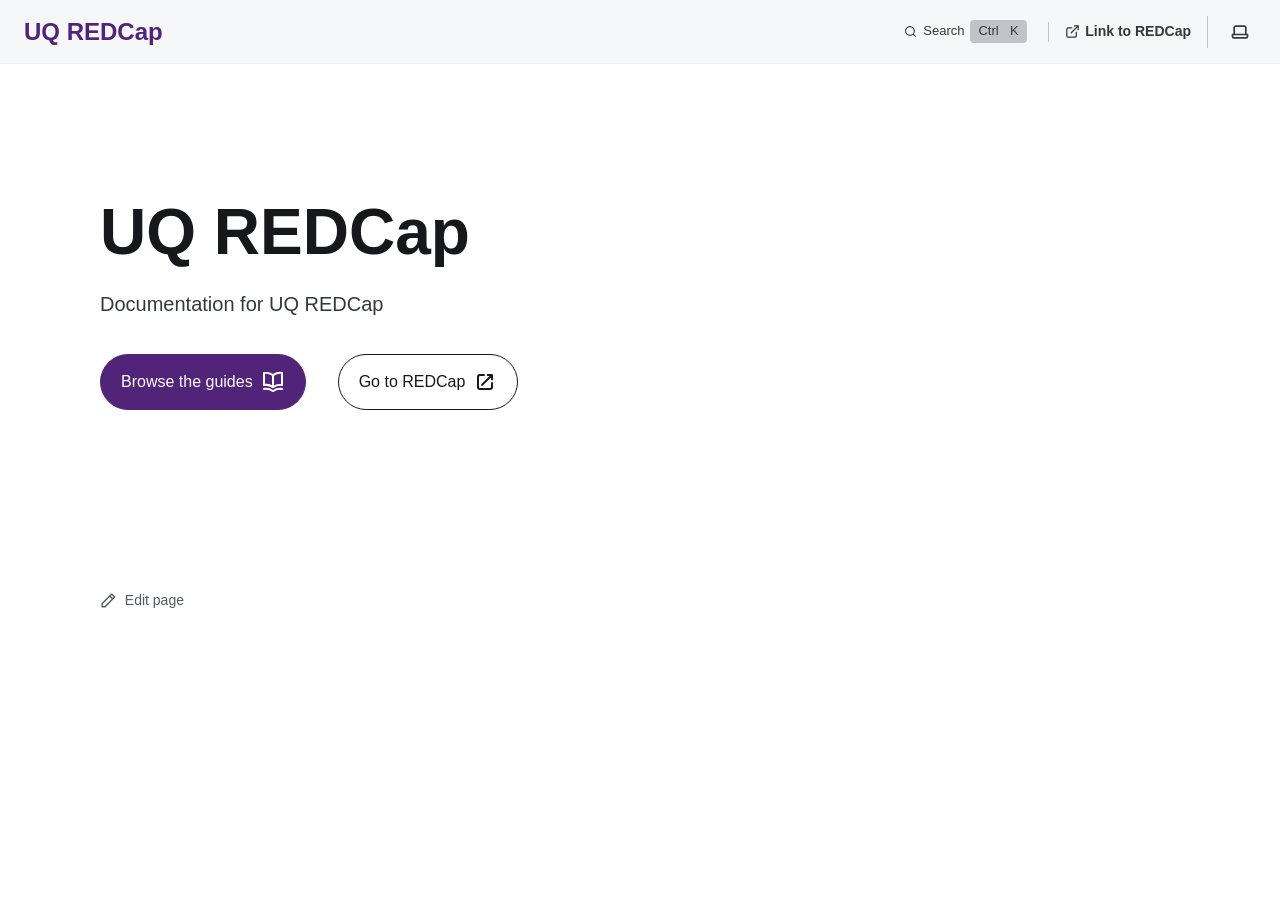
<file: index.html>
<!DOCTYPE html><html lang="en-AU" dir="ltr" data-theme="dark" data-has-hero class="astro-kwpuags7"><head><meta charset="utf-8"/><meta name="viewport" content="width=device-width, initial-scale=1"/><title>UQ REDCap | UQ REDCap</title><link rel="canonical" href="https://docs.redcap.rcc.uq.edu.au/"/><link rel="sitemap" href="/sitemap-index.xml"/><link rel="shortcut icon" href="/favicon.svg" type="image/svg+xml"/><meta name="generator" content="Astro v7.4.1"/><meta name="generator" content="Starlight v0.42.6"/><meta property="og:title" content="UQ REDCap"/><meta property="og:type" content="article"/><meta property="og:url" content="https://docs.redcap.rcc.uq.edu.au/"/><meta property="og:locale" content="en-AU"/><meta property="og:description" content="Documentation for UQ REDCap"/><meta property="og:site_name" content="UQ REDCap"/><meta name="twitter:card" content="summary_large_image"/><meta name="description" content="Documentation for UQ REDCap"/><meta name="theme-color" content="#51247A"/><script>
	window.StarlightThemeProvider = (() => {
		const storedTheme =
			typeof localStorage !== 'undefined' && localStorage.getItem('starlight-theme');
		const theme =
			storedTheme ||
			(window.matchMedia('(prefers-color-scheme: light)').matches ? 'light' : 'dark');
		document.documentElement.dataset.theme = theme === 'light' ? 'light' : 'dark';
		return {
			updatePickers(theme = storedTheme || 'auto') {
				document.querySelectorAll('starlight-theme-select').forEach((picker) => {
					const select = picker.querySelector('select');
					if (select) select.value = theme;
					/** @type {HTMLTemplateElement | null} */
					const tmpl = document.querySelector(`#theme-icons`);
					const newIcon = tmpl && tmpl.content.querySelector('.' + theme);
					if (newIcon) {
						const oldIcon = picker.querySelector('svg.label-icon');
						if (oldIcon) {
							oldIcon.replaceChildren(...newIcon.cloneNode(true).childNodes);
						}
					}
				});
			},
		};
	})();
</script><template id="theme-icons"><svg aria-hidden="true" class="light astro-gceii4hh" width="16" height="16" viewBox="0 0 24 24" fill="currentColor" style="--sl-icon-size: 1em;"><path d="M5 12a1 1 0 0 0-1-1H3a1 1 0 0 0 0 2h1a1 1 0 0 0 1-1Zm.64 5-.71.71a1 1 0 0 0 0 1.41 1 1 0 0 0 1.41 0l.71-.71A1 1 0 0 0 5.64 17ZM12 5a1 1 0 0 0 1-1V3a1 1 0 0 0-2 0v1a1 1 0 0 0 1 1Zm5.66 2.34a1 1 0 0 0 .7-.29l.71-.71a1 1 0 1 0-1.41-1.41l-.66.71a1 1 0 0 0 0 1.41 1 1 0 0 0 .66.29Zm-12-.29a1 1 0 0 0 1.41 0 1 1 0 0 0 0-1.41l-.71-.71a1.004 1.004 0 1 0-1.43 1.41l.73.71ZM21 11h-1a1 1 0 0 0 0 2h1a1 1 0 0 0 0-2Zm-2.64 6A1 1 0 0 0 17 18.36l.71.71a1 1 0 0 0 1.41 0 1 1 0 0 0 0-1.41l-.76-.66ZM12 6.5a5.5 5.5 0 1 0 5.5 5.5A5.51 5.51 0 0 0 12 6.5Zm0 9a3.5 3.5 0 1 1 0-7 3.5 3.5 0 0 1 0 7Zm0 3.5a1 1 0 0 0-1 1v1a1 1 0 0 0 2 0v-1a1 1 0 0 0-1-1Z"/></svg><svg aria-hidden="true" class="dark astro-gceii4hh" width="16" height="16" viewBox="0 0 24 24" fill="currentColor" style="--sl-icon-size: 1em;"><path d="M21.64 13a1 1 0 0 0-1.05-.14 8.049 8.049 0 0 1-3.37.73 8.15 8.15 0 0 1-8.14-8.1 8.59 8.59 0 0 1 .25-2A1 1 0 0 0 8 2.36a10.14 10.14 0 1 0 14 11.69 1 1 0 0 0-.36-1.05Zm-9.5 6.69A8.14 8.14 0 0 1 7.08 5.22v.27a10.15 10.15 0 0 0 10.14 10.14 9.784 9.784 0 0 0 2.1-.22 8.11 8.11 0 0 1-7.18 4.32v-.04Z"/></svg><svg aria-hidden="true" class="auto astro-gceii4hh" width="16" height="16" viewBox="0 0 24 24" fill="currentColor" style="--sl-icon-size: 1em;"><path d="M21 14h-1V7a3 3 0 0 0-3-3H7a3 3 0 0 0-3 3v7H3a1 1 0 0 0-1 1v2a3 3 0 0 0 3 3h14a3 3 0 0 0 3-3v-2a1 1 0 0 0-1-1ZM6 7a1 1 0 0 1 1-1h10a1 1 0 0 1 1 1v7H6V7Zm14 10a1 1 0 0 1-1 1H5a1 1 0 0 1-1-1v-1h16v1Z"/></svg></template><link rel="stylesheet" href="/_astro/print.ehPL0gv-.css" media="print"><link rel="stylesheet" href="/_astro/common.C6UQxJi7.css"><script type="module" src="/_astro/page.cNngjUgL.js"></script></head><body class="astro-kwpuags7"><a class="sl-skip-link astro-q6oz67g2" href="#_top">Skip to content</a><div class="page sl-flex astro-y3nufrqf"><header class="header astro-y3nufrqf"><div class="header astro-35hq3lwv"><div class="title-wrapper sl-flex astro-35hq3lwv"><a href="/" class="site-title sl-flex astro-x5yupnqu"><span class="astro-x5yupnqu" translate="no">UQ REDCap</span></a></div><div class="sl-flex print:hidden astro-35hq3lwv"><site-search class="astro-35hq3lwv astro-2fpsbkhe" data-translations="{&quot;placeholder&quot;:&quot;Search&quot;}"><button data-open-modal disabled aria-label="Search" aria-keyshortcuts="Control+K" class="astro-2fpsbkhe"><svg aria-hidden="true" class="astro-2fpsbkhe astro-gceii4hh" width="16" height="16" viewBox="0 0 24 24" fill="currentColor" style="--sl-icon-size: 1em;"><path d="M21.71 20.29 18 16.61A9 9 0 1 0 16.61 18l3.68 3.68a.999.999 0 0 0 1.42 0 1 1 0 0 0 0-1.39ZM11 18a7 7 0 1 1 0-14 7 7 0 0 1 0 14Z"/></svg><span class="sl-hidden md:sl-block astro-2fpsbkhe" aria-hidden="true">Search</span><kbd class="sl-hidden md:sl-flex astro-2fpsbkhe" style="display: none;"><kbd class="astro-2fpsbkhe">Ctrl</kbd><kbd class="astro-2fpsbkhe">K</kbd></kbd></button><dialog style="padding:0" aria-label="Search" class="astro-2fpsbkhe"><div class="dialog-frame sl-flex astro-2fpsbkhe"><button data-close-modal class="sl-flex md:sl-hidden astro-2fpsbkhe">Cancel</button><div class="search-container astro-2fpsbkhe"><div id="starlight__search" class="astro-2fpsbkhe"></div></div></div></dialog></site-search><script>
	(() => {
		const openBtn = document.querySelector('button[data-open-modal]');
		const shortcut = openBtn?.querySelector('kbd');
		if (!openBtn || !(shortcut instanceof HTMLElement)) return;
		const platformKey = shortcut.querySelector('kbd');
		if (platformKey && /(Mac|iPhone|iPod|iPad)/i.test(navigator.platform)) {
			platformKey.textContent = '⌘';
			openBtn.setAttribute('aria-keyshortcuts', 'Meta+K');
		}
		shortcut.style.display = '';
	})();
</script><script type="module" src="/_astro/Search.astro_astro_type_script_index_0_lang.g9hoxVJg.js"></script></div><div class="sl-hidden md:sl-flex print:hidden right-group astro-35hq3lwv"><div class="sl-flex social-icons astro-35hq3lwv"><nav class="nav-links astro-ovf3unca" aria-label="Quick links"><a href="https://rcc.uq.edu.au" target="_blank" rel="noopener noreferrer" title="Open UQ REDCap" class="astro-ovf3unca"><svg aria-hidden="true" width="15" height="15" viewBox="0 0 24 24" fill="none" stroke="currentColor" stroke-width="2" stroke-linecap="round" stroke-linejoin="round"><path d="M18 13v6a2 2 0 0 1-2 2H5a2 2 0 0 1-2-2V8a2 2 0 0 1 2-2h6"></path><polyline points="15 3 21 3 21 9"></polyline><line x1="10" y1="14" x2="21" y2="3"></line></svg><span class="astro-ovf3unca">Link to REDCap</span></a></nav></div><theme-toggle class="astro-vzsv7p5z"><button type="button" aria-label="Toggle colour theme" class="astro-vzsv7p5z"><svg aria-hidden="true" class="auto astro-vzsv7p5z astro-gceii4hh" width="16" height="16" viewBox="0 0 24 24" fill="currentColor" style="--sl-icon-size: 1.25rem;"><path d="M21 14h-1V7a3 3 0 0 0-3-3H7a3 3 0 0 0-3 3v7H3a1 1 0 0 0-1 1v2a3 3 0 0 0 3 3h14a3 3 0 0 0 3-3v-2a1 1 0 0 0-1-1ZM6 7a1 1 0 0 1 1-1h10a1 1 0 0 1 1 1v7H6V7Zm14 10a1 1 0 0 1-1 1H5a1 1 0 0 1-1-1v-1h16v1Z"/></svg><svg aria-hidden="true" class="light astro-vzsv7p5z astro-gceii4hh" width="16" height="16" viewBox="0 0 24 24" fill="currentColor" style="--sl-icon-size: 1.25rem;"><path d="M5 12a1 1 0 0 0-1-1H3a1 1 0 0 0 0 2h1a1 1 0 0 0 1-1Zm.64 5-.71.71a1 1 0 0 0 0 1.41 1 1 0 0 0 1.41 0l.71-.71A1 1 0 0 0 5.64 17ZM12 5a1 1 0 0 0 1-1V3a1 1 0 0 0-2 0v1a1 1 0 0 0 1 1Zm5.66 2.34a1 1 0 0 0 .7-.29l.71-.71a1 1 0 1 0-1.41-1.41l-.66.71a1 1 0 0 0 0 1.41 1 1 0 0 0 .66.29Zm-12-.29a1 1 0 0 0 1.41 0 1 1 0 0 0 0-1.41l-.71-.71a1.004 1.004 0 1 0-1.43 1.41l.73.71ZM21 11h-1a1 1 0 0 0 0 2h1a1 1 0 0 0 0-2Zm-2.64 6A1 1 0 0 0 17 18.36l.71.71a1 1 0 0 0 1.41 0 1 1 0 0 0 0-1.41l-.76-.66ZM12 6.5a5.5 5.5 0 1 0 5.5 5.5A5.51 5.51 0 0 0 12 6.5Zm0 9a3.5 3.5 0 1 1 0-7 3.5 3.5 0 0 1 0 7Zm0 3.5a1 1 0 0 0-1 1v1a1 1 0 0 0 2 0v-1a1 1 0 0 0-1-1Z"/></svg><svg aria-hidden="true" class="dark astro-vzsv7p5z astro-gceii4hh" width="16" height="16" viewBox="0 0 24 24" fill="currentColor" style="--sl-icon-size: 1.25rem;"><path d="M21.64 13a1 1 0 0 0-1.05-.14 8.049 8.049 0 0 1-3.37.73 8.15 8.15 0 0 1-8.14-8.1 8.59 8.59 0 0 1 .25-2A1 1 0 0 0 8 2.36a10.14 10.14 0 1 0 14 11.69 1 1 0 0 0-.36-1.05Zm-9.5 6.69A8.14 8.14 0 0 1 7.08 5.22v.27a10.15 10.15 0 0 0 10.14 10.14 9.784 9.784 0 0 0 2.1-.22 8.11 8.11 0 0 1-7.18 4.32v-.04Z"/></svg></button></theme-toggle><script type="module">var e=`starlight-theme`,t=[`auto`,`light`,`dark`],n={auto:`Auto`,light:`Light`,dark:`Dark`},r=e=>e===`auto`||e===`dark`||e===`light`?e:`auto`,i=()=>r(typeof localStorage<`u`&&localStorage.getItem(e));function a(t){typeof localStorage<`u`&&localStorage.setItem(e,t===`light`||t===`dark`?t:``)}var o=()=>matchMedia(`(prefers-color-scheme: light)`).matches?`light`:`dark`;function s(e){document.documentElement.dataset.theme=e===`auto`?o():e,a(e),document.querySelectorAll(`theme-toggle`).forEach(t=>{t.dataset.themePref=e;let r=t.querySelector(`button`);r&&(r.title=`Theme: ${n[e]}`,r.setAttribute(`aria-label`,`Theme: ${n[e]}. Click to change.`))}),window.StarlightThemeProvider&&window.StarlightThemeProvider.updatePickers(e)}matchMedia(`(prefers-color-scheme: light)`).addEventListener(`change`,()=>{i()===`auto`&&s(`auto`)});var c=class extends HTMLElement{connectedCallback(){this.dataset.initialised!==`true`&&(this.dataset.initialised=`true`,s(i()),this.querySelector(`button`)?.addEventListener(`click`,()=>{let e=t[(t.indexOf(i())+1)%t.length];s(e)}))}};customElements.define(`theme-toggle`,c);</script><script type="module">var e=class extends HTMLElement{constructor(){super();let e=this.querySelector(`select`);e&&(e.addEventListener(`change`,e=>{e.currentTarget instanceof HTMLSelectElement&&(window.location.pathname=e.currentTarget.value)}),window.addEventListener(`pageshow`,t=>{if(!t.persisted)return;let n=e.querySelector(`option[selected]`)?.index;n!==e.selectedIndex&&(e.selectedIndex=n??0)}))}};customElements.define(`starlight-lang-select`,e);</script></div></div></header><div class="main-frame astro-y3nufrqf"><script type="module">var e=document.getElementById(`starlight__sidebar`),t=e?.querySelector(`sl-sidebar-state-persist`),n=`sl-sidebar-state`,r=()=>{let r=[],i=t?.dataset.hash||``;try{let e=sessionStorage.getItem(n),t=JSON.parse(e||`{}`);Array.isArray(t.open)&&t.hash===i&&(r=t.open)}catch{}return{hash:i,open:r,scroll:e?.scrollTop||0}},i=e=>{try{sessionStorage.setItem(n,JSON.stringify(e))}catch{}},a=()=>i(r()),o=(e,t)=>{let n=r();n.open[t]=e,i(n)};t?.addEventListener(`click`,e=>{if(!(e.target instanceof Element))return;let t=e.target.closest(`summary`)?.closest(`details`);if(!t)return;let n=t.querySelector(`sl-sidebar-restore`),r=parseInt(n?.dataset.index||``);isNaN(r)||o(!t.open,r)}),addEventListener(`visibilitychange`,()=>{document.visibilityState===`hidden`&&a()});</script><div class="lg:sl-flex astro-n673x4eg"><div class="main-pane astro-n673x4eg"><main data-pagefind-body class="astro-kwpuags7" lang="en-AU" dir="ltr"><div class="content-panel astro-4pq5mbqy"><div class="sl-container astro-4pq5mbqy"><div class="hero astro-vkat2utj"><div class="sl-flex stack astro-vkat2utj"><div class="sl-flex copy astro-vkat2utj"><h1 id="_top" data-page-title class="astro-vkat2utj">UQ REDCap</h1><div class="tagline astro-vkat2utj">Documentation for UQ REDCap</div></div><div class="sl-flex actions astro-vkat2utj"><a class="sl-link-button not-content primary astro-vkat2utj astro-xqmkurhc" href="/guides/">Browse the guides<svg aria-hidden="true" class="astro-xqmkurhc astro-gceii4hh" width="16" height="16" viewBox="0 0 24 24" fill="currentColor" style="--sl-icon-size: 1.5rem;"><path d="M21.17 2.06A13.1 13.1 0 0 0 19 1.87a12.94 12.94 0 0 0-7 2.05 12.94 12.94 0 0 0-7-2 13.1 13.1 0 0 0-2.17.19 1 1 0 0 0-.83 1v12a1 1 0 0 0 1.17 1 10.9 10.9 0 0 1 8.25 1.91l.12.07h.11a.91.91 0 0 0 .7 0h.11l.12-.07A10.899 10.899 0 0 1 20.83 16 1 1 0 0 0 22 15V3a1 1 0 0 0-.83-.94ZM11 15.35a12.87 12.87 0 0 0-6-1.48H4v-10c.333-.02.667-.02 1 0a10.86 10.86 0 0 1 6 1.8v9.68Zm9-1.44h-1a12.87 12.87 0 0 0-6 1.48V5.67a10.86 10.86 0 0 1 6-1.8c.333-.02.667-.02 1 0v10.04Zm1.17 4.15a13.098 13.098 0 0 0-2.17-.19 12.94 12.94 0 0 0-7 2.05 12.94 12.94 0 0 0-7-2.05c-.727.003-1.453.066-2.17.19A1 1 0 0 0 2 19.21a1 1 0 0 0 1.17.79 10.9 10.9 0 0 1 8.25 1.91 1 1 0 0 0 1.16 0A10.9 10.9 0 0 1 20.83 20a1 1 0 0 0 1.17-.79 1 1 0 0 0-.83-1.15Z"/></svg></a><a class="sl-link-button not-content secondary astro-vkat2utj astro-xqmkurhc" href="https://redcap.rdm.uq.edu.au">Go to REDCap<svg aria-hidden="true" class="astro-xqmkurhc astro-gceii4hh" width="16" height="16" viewBox="0 0 24 24" fill="currentColor" style="--sl-icon-size: 1.5rem;"><path d="M19.33 10.18a1 1 0 0 1-.77 0 1 1 0 0 1-.62-.93l.01-1.83-8.2 8.2a1 1 0 0 1-1.41-1.42l8.2-8.2H14.7a1 1 0 0 1 0-2h4.25a1 1 0 0 1 1 1v4.25a1 1 0 0 1-.62.93Z"/><path d="M11 4a1 1 0 1 1 0 2H7a1 1 0 0 0-1 1v10a1 1 0 0 0 1 1h10a1 1 0 0 0 1-1v-4a1 1 0 1 1 2 0v4a3 3 0 0 1-3 3H7a3 3 0 0 1-3-3V7a3 3 0 0 1 3-3h4Z"/></svg></a></div></div></div><div class="sl-markdown-content"></div><footer class="sl-flex astro-77pjwswi"><div class="meta sl-flex astro-77pjwswi"><a href="https://github.com/UQ-RCC/platform-docs/edit/main/sites/redcap/src/content/docs/index.mdx" class="sl-flex print:hidden astro-jkdjgyns"><svg aria-hidden="true" class="astro-jkdjgyns astro-gceii4hh" width="16" height="16" viewBox="0 0 24 24" fill="currentColor" style="--sl-icon-size: 1.2em;"><path d="M22 7.24a1 1 0 0 0-.29-.71l-4.24-4.24a1 1 0 0 0-1.1-.22 1 1 0 0 0-.32.22l-2.83 2.83L2.29 16.05a1 1 0 0 0-.29.71V21a1 1 0 0 0 1 1h4.24a1 1 0 0 0 .76-.29l10.87-10.93L21.71 8c.1-.1.17-.2.22-.33a1 1 0 0 0 0-.24v-.14l.07-.05ZM6.83 20H4v-2.83l9.93-9.93 2.83 2.83L6.83 20ZM18.17 8.66l-2.83-2.83 1.42-1.41 2.82 2.82-1.41 1.42Z"/></svg>Edit page</a></div><div class="pagination-links print:hidden astro-hrymgie4" dir="ltr"></div></footer></div></div></main></div></div></div></div></body></html>
</file>
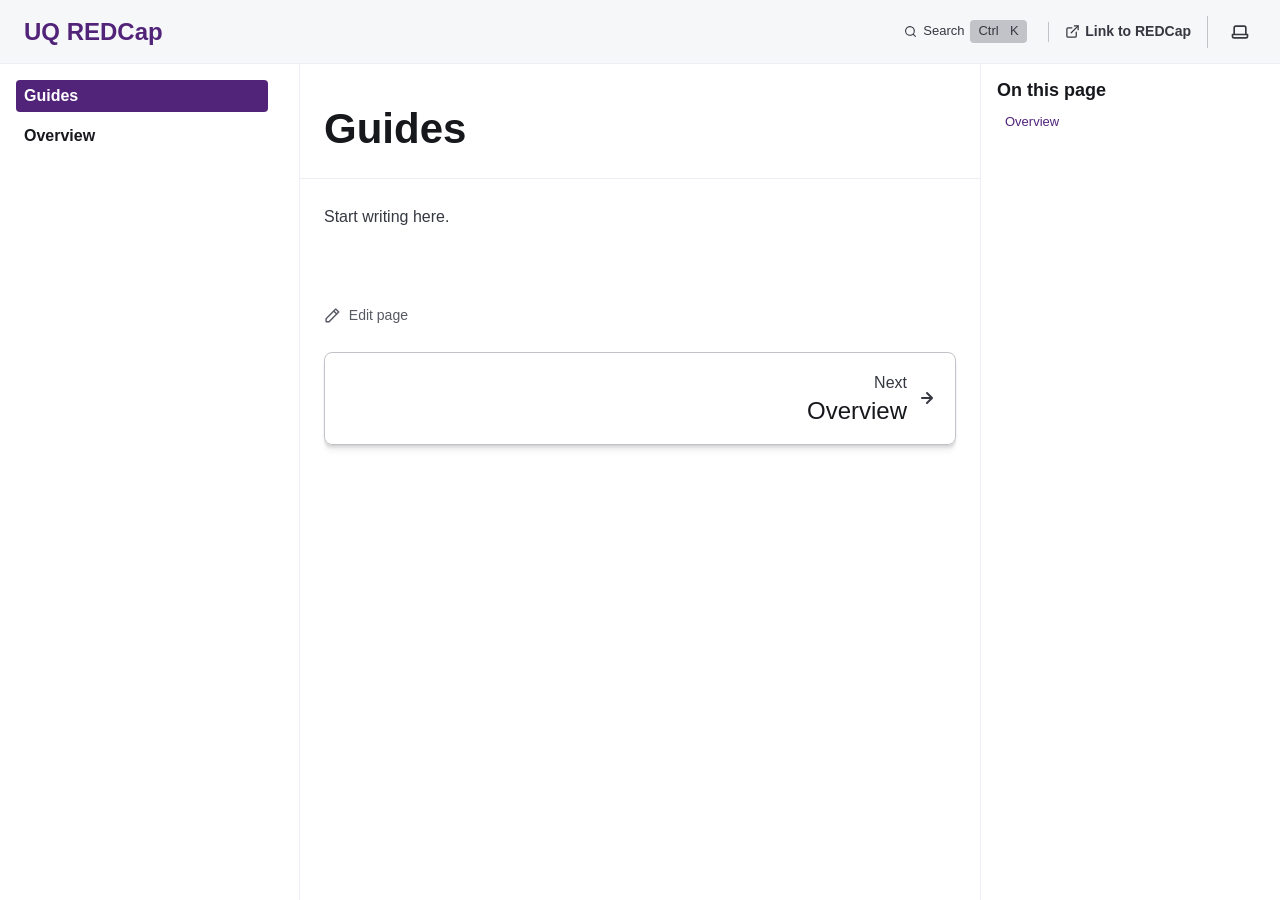
<file: guides/index.html>
<!DOCTYPE html><html lang="en-AU" dir="ltr" data-theme="dark" data-has-toc data-has-sidebar class="astro-kwpuags7"><head><meta charset="utf-8"/><meta name="viewport" content="width=device-width, initial-scale=1"/><title>Guides | UQ REDCap</title><link rel="canonical" href="https://docs.redcap.rcc.uq.edu.au/guides/"/><link rel="sitemap" href="/sitemap-index.xml"/><link rel="shortcut icon" href="/favicon.svg" type="image/svg+xml"/><meta name="generator" content="Astro v7.4.1"/><meta name="generator" content="Starlight v0.42.6"/><meta property="og:title" content="Guides"/><meta property="og:type" content="article"/><meta property="og:url" content="https://docs.redcap.rcc.uq.edu.au/guides/"/><meta property="og:locale" content="en-AU"/><meta property="og:site_name" content="UQ REDCap"/><meta name="twitter:card" content="summary_large_image"/><meta name="theme-color" content="#51247A"/><script>
	window.StarlightThemeProvider = (() => {
		const storedTheme =
			typeof localStorage !== 'undefined' && localStorage.getItem('starlight-theme');
		const theme =
			storedTheme ||
			(window.matchMedia('(prefers-color-scheme: light)').matches ? 'light' : 'dark');
		document.documentElement.dataset.theme = theme === 'light' ? 'light' : 'dark';
		return {
			updatePickers(theme = storedTheme || 'auto') {
				document.querySelectorAll('starlight-theme-select').forEach((picker) => {
					const select = picker.querySelector('select');
					if (select) select.value = theme;
					/** @type {HTMLTemplateElement | null} */
					const tmpl = document.querySelector(`#theme-icons`);
					const newIcon = tmpl && tmpl.content.querySelector('.' + theme);
					if (newIcon) {
						const oldIcon = picker.querySelector('svg.label-icon');
						if (oldIcon) {
							oldIcon.replaceChildren(...newIcon.cloneNode(true).childNodes);
						}
					}
				});
			},
		};
	})();
</script><template id="theme-icons"><svg aria-hidden="true" class="light astro-gceii4hh" width="16" height="16" viewBox="0 0 24 24" fill="currentColor" style="--sl-icon-size: 1em;"><path d="M5 12a1 1 0 0 0-1-1H3a1 1 0 0 0 0 2h1a1 1 0 0 0 1-1Zm.64 5-.71.71a1 1 0 0 0 0 1.41 1 1 0 0 0 1.41 0l.71-.71A1 1 0 0 0 5.64 17ZM12 5a1 1 0 0 0 1-1V3a1 1 0 0 0-2 0v1a1 1 0 0 0 1 1Zm5.66 2.34a1 1 0 0 0 .7-.29l.71-.71a1 1 0 1 0-1.41-1.41l-.66.71a1 1 0 0 0 0 1.41 1 1 0 0 0 .66.29Zm-12-.29a1 1 0 0 0 1.41 0 1 1 0 0 0 0-1.41l-.71-.71a1.004 1.004 0 1 0-1.43 1.41l.73.71ZM21 11h-1a1 1 0 0 0 0 2h1a1 1 0 0 0 0-2Zm-2.64 6A1 1 0 0 0 17 18.36l.71.71a1 1 0 0 0 1.41 0 1 1 0 0 0 0-1.41l-.76-.66ZM12 6.5a5.5 5.5 0 1 0 5.5 5.5A5.51 5.51 0 0 0 12 6.5Zm0 9a3.5 3.5 0 1 1 0-7 3.5 3.5 0 0 1 0 7Zm0 3.5a1 1 0 0 0-1 1v1a1 1 0 0 0 2 0v-1a1 1 0 0 0-1-1Z"/></svg><svg aria-hidden="true" class="dark astro-gceii4hh" width="16" height="16" viewBox="0 0 24 24" fill="currentColor" style="--sl-icon-size: 1em;"><path d="M21.64 13a1 1 0 0 0-1.05-.14 8.049 8.049 0 0 1-3.37.73 8.15 8.15 0 0 1-8.14-8.1 8.59 8.59 0 0 1 .25-2A1 1 0 0 0 8 2.36a10.14 10.14 0 1 0 14 11.69 1 1 0 0 0-.36-1.05Zm-9.5 6.69A8.14 8.14 0 0 1 7.08 5.22v.27a10.15 10.15 0 0 0 10.14 10.14 9.784 9.784 0 0 0 2.1-.22 8.11 8.11 0 0 1-7.18 4.32v-.04Z"/></svg><svg aria-hidden="true" class="auto astro-gceii4hh" width="16" height="16" viewBox="0 0 24 24" fill="currentColor" style="--sl-icon-size: 1em;"><path d="M21 14h-1V7a3 3 0 0 0-3-3H7a3 3 0 0 0-3 3v7H3a1 1 0 0 0-1 1v2a3 3 0 0 0 3 3h14a3 3 0 0 0 3-3v-2a1 1 0 0 0-1-1ZM6 7a1 1 0 0 1 1-1h10a1 1 0 0 1 1 1v7H6V7Zm14 10a1 1 0 0 1-1 1H5a1 1 0 0 1-1-1v-1h16v1Z"/></svg></template><link rel="stylesheet" href="/_astro/print.ehPL0gv-.css" media="print"><link rel="stylesheet" href="/_astro/common.C6UQxJi7.css"><script type="module" src="/_astro/page.cNngjUgL.js"></script></head><body class="astro-kwpuags7"><a class="sl-skip-link astro-q6oz67g2" href="#_top">Skip to content</a><div class="page sl-flex astro-y3nufrqf"><header class="header astro-y3nufrqf"><div class="header astro-35hq3lwv"><div class="title-wrapper sl-flex astro-35hq3lwv"><a href="/" class="site-title sl-flex astro-x5yupnqu"><span class="astro-x5yupnqu" translate="no">UQ REDCap</span></a></div><div class="sl-flex print:hidden astro-35hq3lwv"><site-search class="astro-35hq3lwv astro-2fpsbkhe" data-translations="{&quot;placeholder&quot;:&quot;Search&quot;}"><button data-open-modal disabled aria-label="Search" aria-keyshortcuts="Control+K" class="astro-2fpsbkhe"><svg aria-hidden="true" class="astro-2fpsbkhe astro-gceii4hh" width="16" height="16" viewBox="0 0 24 24" fill="currentColor" style="--sl-icon-size: 1em;"><path d="M21.71 20.29 18 16.61A9 9 0 1 0 16.61 18l3.68 3.68a.999.999 0 0 0 1.42 0 1 1 0 0 0 0-1.39ZM11 18a7 7 0 1 1 0-14 7 7 0 0 1 0 14Z"/></svg><span class="sl-hidden md:sl-block astro-2fpsbkhe" aria-hidden="true">Search</span><kbd class="sl-hidden md:sl-flex astro-2fpsbkhe" style="display: none;"><kbd class="astro-2fpsbkhe">Ctrl</kbd><kbd class="astro-2fpsbkhe">K</kbd></kbd></button><dialog style="padding:0" aria-label="Search" class="astro-2fpsbkhe"><div class="dialog-frame sl-flex astro-2fpsbkhe"><button data-close-modal class="sl-flex md:sl-hidden astro-2fpsbkhe">Cancel</button><div class="search-container astro-2fpsbkhe"><div id="starlight__search" class="astro-2fpsbkhe"></div></div></div></dialog></site-search><script>
	(() => {
		const openBtn = document.querySelector('button[data-open-modal]');
		const shortcut = openBtn?.querySelector('kbd');
		if (!openBtn || !(shortcut instanceof HTMLElement)) return;
		const platformKey = shortcut.querySelector('kbd');
		if (platformKey && /(Mac|iPhone|iPod|iPad)/i.test(navigator.platform)) {
			platformKey.textContent = '⌘';
			openBtn.setAttribute('aria-keyshortcuts', 'Meta+K');
		}
		shortcut.style.display = '';
	})();
</script><script type="module" src="/_astro/Search.astro_astro_type_script_index_0_lang.g9hoxVJg.js"></script></div><div class="sl-hidden md:sl-flex print:hidden right-group astro-35hq3lwv"><div class="sl-flex social-icons astro-35hq3lwv"><nav class="nav-links astro-ovf3unca" aria-label="Quick links"><a href="https://rcc.uq.edu.au" target="_blank" rel="noopener noreferrer" title="Open UQ REDCap" class="astro-ovf3unca"><svg aria-hidden="true" width="15" height="15" viewBox="0 0 24 24" fill="none" stroke="currentColor" stroke-width="2" stroke-linecap="round" stroke-linejoin="round"><path d="M18 13v6a2 2 0 0 1-2 2H5a2 2 0 0 1-2-2V8a2 2 0 0 1 2-2h6"></path><polyline points="15 3 21 3 21 9"></polyline><line x1="10" y1="14" x2="21" y2="3"></line></svg><span class="astro-ovf3unca">Link to REDCap</span></a></nav></div><theme-toggle class="astro-vzsv7p5z"><button type="button" aria-label="Toggle colour theme" class="astro-vzsv7p5z"><svg aria-hidden="true" class="auto astro-vzsv7p5z astro-gceii4hh" width="16" height="16" viewBox="0 0 24 24" fill="currentColor" style="--sl-icon-size: 1.25rem;"><path d="M21 14h-1V7a3 3 0 0 0-3-3H7a3 3 0 0 0-3 3v7H3a1 1 0 0 0-1 1v2a3 3 0 0 0 3 3h14a3 3 0 0 0 3-3v-2a1 1 0 0 0-1-1ZM6 7a1 1 0 0 1 1-1h10a1 1 0 0 1 1 1v7H6V7Zm14 10a1 1 0 0 1-1 1H5a1 1 0 0 1-1-1v-1h16v1Z"/></svg><svg aria-hidden="true" class="light astro-vzsv7p5z astro-gceii4hh" width="16" height="16" viewBox="0 0 24 24" fill="currentColor" style="--sl-icon-size: 1.25rem;"><path d="M5 12a1 1 0 0 0-1-1H3a1 1 0 0 0 0 2h1a1 1 0 0 0 1-1Zm.64 5-.71.71a1 1 0 0 0 0 1.41 1 1 0 0 0 1.41 0l.71-.71A1 1 0 0 0 5.64 17ZM12 5a1 1 0 0 0 1-1V3a1 1 0 0 0-2 0v1a1 1 0 0 0 1 1Zm5.66 2.34a1 1 0 0 0 .7-.29l.71-.71a1 1 0 1 0-1.41-1.41l-.66.71a1 1 0 0 0 0 1.41 1 1 0 0 0 .66.29Zm-12-.29a1 1 0 0 0 1.41 0 1 1 0 0 0 0-1.41l-.71-.71a1.004 1.004 0 1 0-1.43 1.41l.73.71ZM21 11h-1a1 1 0 0 0 0 2h1a1 1 0 0 0 0-2Zm-2.64 6A1 1 0 0 0 17 18.36l.71.71a1 1 0 0 0 1.41 0 1 1 0 0 0 0-1.41l-.76-.66ZM12 6.5a5.5 5.5 0 1 0 5.5 5.5A5.51 5.51 0 0 0 12 6.5Zm0 9a3.5 3.5 0 1 1 0-7 3.5 3.5 0 0 1 0 7Zm0 3.5a1 1 0 0 0-1 1v1a1 1 0 0 0 2 0v-1a1 1 0 0 0-1-1Z"/></svg><svg aria-hidden="true" class="dark astro-vzsv7p5z astro-gceii4hh" width="16" height="16" viewBox="0 0 24 24" fill="currentColor" style="--sl-icon-size: 1.25rem;"><path d="M21.64 13a1 1 0 0 0-1.05-.14 8.049 8.049 0 0 1-3.37.73 8.15 8.15 0 0 1-8.14-8.1 8.59 8.59 0 0 1 .25-2A1 1 0 0 0 8 2.36a10.14 10.14 0 1 0 14 11.69 1 1 0 0 0-.36-1.05Zm-9.5 6.69A8.14 8.14 0 0 1 7.08 5.22v.27a10.15 10.15 0 0 0 10.14 10.14 9.784 9.784 0 0 0 2.1-.22 8.11 8.11 0 0 1-7.18 4.32v-.04Z"/></svg></button></theme-toggle><script type="module">var e=`starlight-theme`,t=[`auto`,`light`,`dark`],n={auto:`Auto`,light:`Light`,dark:`Dark`},r=e=>e===`auto`||e===`dark`||e===`light`?e:`auto`,i=()=>r(typeof localStorage<`u`&&localStorage.getItem(e));function a(t){typeof localStorage<`u`&&localStorage.setItem(e,t===`light`||t===`dark`?t:``)}var o=()=>matchMedia(`(prefers-color-scheme: light)`).matches?`light`:`dark`;function s(e){document.documentElement.dataset.theme=e===`auto`?o():e,a(e),document.querySelectorAll(`theme-toggle`).forEach(t=>{t.dataset.themePref=e;let r=t.querySelector(`button`);r&&(r.title=`Theme: ${n[e]}`,r.setAttribute(`aria-label`,`Theme: ${n[e]}. Click to change.`))}),window.StarlightThemeProvider&&window.StarlightThemeProvider.updatePickers(e)}matchMedia(`(prefers-color-scheme: light)`).addEventListener(`change`,()=>{i()===`auto`&&s(`auto`)});var c=class extends HTMLElement{connectedCallback(){this.dataset.initialised!==`true`&&(this.dataset.initialised=`true`,s(i()),this.querySelector(`button`)?.addEventListener(`click`,()=>{let e=t[(t.indexOf(i())+1)%t.length];s(e)}))}};customElements.define(`theme-toggle`,c);</script><script type="module">var e=class extends HTMLElement{constructor(){super();let e=this.querySelector(`select`);e&&(e.addEventListener(`change`,e=>{e.currentTarget instanceof HTMLSelectElement&&(window.location.pathname=e.currentTarget.value)}),window.addEventListener(`pageshow`,t=>{if(!t.persisted)return;let n=e.querySelector(`option[selected]`)?.index;n!==e.selectedIndex&&(e.selectedIndex=n??0)}))}};customElements.define(`starlight-lang-select`,e);</script></div></div></header><nav class="sidebar print:hidden astro-y3nufrqf" aria-label="Main"><button popovertarget="starlight__sidebar" class="sl-menu-button sl-flex md:sl-hidden print:hidden astro-tfmpqdix"><svg aria-hidden="true" class="open-menu astro-tfmpqdix astro-gceii4hh" width="16" height="16" viewBox="0 0 24 24" fill="currentColor" style="--sl-icon-size: 1em;"><path d="M3 8h18a1 1 0 1 0 0-2H3a1 1 0 0 0 0 2Zm18 8H3a1 1 0 0 0 0 2h18a1 1 0 0 0 0-2Zm0-5H3a1 1 0 0 0 0 2h18a1 1 0 0 0 0-2Z"/></svg><svg aria-hidden="true" class="close-menu astro-tfmpqdix astro-gceii4hh" width="16" height="16" viewBox="0 0 24 24" fill="currentColor" style="--sl-icon-size: 1em;"><path d="m13.41 12 6.3-6.29a1.004 1.004 0 1 0-1.42-1.42L12 10.59l-6.29-6.3a1.004 1.004 0 0 0-1.42 1.42l6.3 6.29-6.3 6.29a1 1 0 0 0 0 1.42.998.998 0 0 0 1.42 0l6.29-6.3 6.29 6.3a.999.999 0 0 0 1.42 0 1 1 0 0 0 0-1.42L13.41 12Z"/></svg><span class="sr-only astro-tfmpqdix">Menu</span></button><script type="module">var e=class extends HTMLElement{constructor(){super();let e=matchMedia(`(min-width: 50em)`),t=()=>{this.popover=e.matches?null:`auto`};t(),e.addEventListener(`change`,()=>t()),this.addEventListener(`toggle`,({newState:e})=>this.trapFocus(e===`open`))}trapFocus(e){document.querySelectorAll(`.main-frame, .sl-skip-link`).forEach(t=>{t.toggleAttribute(`inert`,e)})}};customElements.define(`sl-sidebar-pane`,e);</script><sl-sidebar-pane popover id="starlight__sidebar" class="sidebar-pane astro-y3nufrqf"><div class="sidebar-content sl-flex astro-y3nufrqf"><sl-sidebar-state-persist data-hash="1blw2kg" class="astro-m35hxcwh"><script aria-hidden="true">
		(() => {
			try {
				if (!matchMedia('(min-width: 50em)').matches) return;
				/** @type {HTMLElement | null} */
				const target = document.querySelector('sl-sidebar-state-persist');
				const state = JSON.parse(sessionStorage.getItem('sl-sidebar-state') || '0');
				if (!target || !state || target.dataset.hash !== state.hash) return;
				window._starlightScrollRestore = state.scroll;
				customElements.define(
					'sl-sidebar-restore',
					class SidebarRestore extends HTMLElement {
						connectedCallback() {
							try {
								const idx = parseInt(this.dataset.index || '');
								const details = this.closest('details');
								if (details && typeof state.open[idx] === 'boolean') details.open = state.open[idx];
							} catch {}
						}
					}
				);
			} catch {}
		})();
	</script><ul class="top-level astro-ywik3xcn"><li class="astro-ywik3xcn"><a href="/guides/" aria-current="page" class="large astro-ywik3xcn"><span class="astro-ywik3xcn">Guides</span></a></li><li class="astro-ywik3xcn"><a href="/overview/" class="large astro-ywik3xcn"><span class="astro-ywik3xcn">Overview</span></a></li></ul><script aria-hidden="true">
		(() => {
			const scroller = document.getElementById('starlight__sidebar');
			if (!window._starlightScrollRestore || !scroller) return;
			scroller.scrollTop = window._starlightScrollRestore;
			delete window._starlightScrollRestore;
		})();
	</script></sl-sidebar-state-persist><div class="md:sl-hidden"><div class="mobile-preferences sl-flex astro-jhmwgirl"><div class="social-icons astro-jhmwgirl"><nav class="nav-links astro-ovf3unca" aria-label="Quick links"><a href="https://rcc.uq.edu.au" target="_blank" rel="noopener noreferrer" title="Open UQ REDCap" class="astro-ovf3unca"><svg aria-hidden="true" width="15" height="15" viewBox="0 0 24 24" fill="none" stroke="currentColor" stroke-width="2" stroke-linecap="round" stroke-linejoin="round"><path d="M18 13v6a2 2 0 0 1-2 2H5a2 2 0 0 1-2-2V8a2 2 0 0 1 2-2h6"></path><polyline points="15 3 21 3 21 9"></polyline><line x1="10" y1="14" x2="21" y2="3"></line></svg><span class="astro-ovf3unca">Link to REDCap</span></a></nav></div><theme-toggle class="astro-vzsv7p5z"><button type="button" aria-label="Toggle colour theme" class="astro-vzsv7p5z"><svg aria-hidden="true" class="auto astro-vzsv7p5z astro-gceii4hh" width="16" height="16" viewBox="0 0 24 24" fill="currentColor" style="--sl-icon-size: 1.25rem;"><path d="M21 14h-1V7a3 3 0 0 0-3-3H7a3 3 0 0 0-3 3v7H3a1 1 0 0 0-1 1v2a3 3 0 0 0 3 3h14a3 3 0 0 0 3-3v-2a1 1 0 0 0-1-1ZM6 7a1 1 0 0 1 1-1h10a1 1 0 0 1 1 1v7H6V7Zm14 10a1 1 0 0 1-1 1H5a1 1 0 0 1-1-1v-1h16v1Z"/></svg><svg aria-hidden="true" class="light astro-vzsv7p5z astro-gceii4hh" width="16" height="16" viewBox="0 0 24 24" fill="currentColor" style="--sl-icon-size: 1.25rem;"><path d="M5 12a1 1 0 0 0-1-1H3a1 1 0 0 0 0 2h1a1 1 0 0 0 1-1Zm.64 5-.71.71a1 1 0 0 0 0 1.41 1 1 0 0 0 1.41 0l.71-.71A1 1 0 0 0 5.64 17ZM12 5a1 1 0 0 0 1-1V3a1 1 0 0 0-2 0v1a1 1 0 0 0 1 1Zm5.66 2.34a1 1 0 0 0 .7-.29l.71-.71a1 1 0 1 0-1.41-1.41l-.66.71a1 1 0 0 0 0 1.41 1 1 0 0 0 .66.29Zm-12-.29a1 1 0 0 0 1.41 0 1 1 0 0 0 0-1.41l-.71-.71a1.004 1.004 0 1 0-1.43 1.41l.73.71ZM21 11h-1a1 1 0 0 0 0 2h1a1 1 0 0 0 0-2Zm-2.64 6A1 1 0 0 0 17 18.36l.71.71a1 1 0 0 0 1.41 0 1 1 0 0 0 0-1.41l-.76-.66ZM12 6.5a5.5 5.5 0 1 0 5.5 5.5A5.51 5.51 0 0 0 12 6.5Zm0 9a3.5 3.5 0 1 1 0-7 3.5 3.5 0 0 1 0 7Zm0 3.5a1 1 0 0 0-1 1v1a1 1 0 0 0 2 0v-1a1 1 0 0 0-1-1Z"/></svg><svg aria-hidden="true" class="dark astro-vzsv7p5z astro-gceii4hh" width="16" height="16" viewBox="0 0 24 24" fill="currentColor" style="--sl-icon-size: 1.25rem;"><path d="M21.64 13a1 1 0 0 0-1.05-.14 8.049 8.049 0 0 1-3.37.73 8.15 8.15 0 0 1-8.14-8.1 8.59 8.59 0 0 1 .25-2A1 1 0 0 0 8 2.36a10.14 10.14 0 1 0 14 11.69 1 1 0 0 0-.36-1.05Zm-9.5 6.69A8.14 8.14 0 0 1 7.08 5.22v.27a10.15 10.15 0 0 0 10.14 10.14 9.784 9.784 0 0 0 2.1-.22 8.11 8.11 0 0 1-7.18 4.32v-.04Z"/></svg></button></theme-toggle></div></div></div></sl-sidebar-pane></nav><div class="main-frame astro-y3nufrqf"><script type="module">var e=document.getElementById(`starlight__sidebar`),t=e?.querySelector(`sl-sidebar-state-persist`),n=`sl-sidebar-state`,r=()=>{let r=[],i=t?.dataset.hash||``;try{let e=sessionStorage.getItem(n),t=JSON.parse(e||`{}`);Array.isArray(t.open)&&t.hash===i&&(r=t.open)}catch{}return{hash:i,open:r,scroll:e?.scrollTop||0}},i=e=>{try{sessionStorage.setItem(n,JSON.stringify(e))}catch{}},a=()=>i(r()),o=(e,t)=>{let n=r();n.open[t]=e,i(n)};t?.addEventListener(`click`,e=>{if(!(e.target instanceof Element))return;let t=e.target.closest(`summary`)?.closest(`details`);if(!t)return;let n=t.querySelector(`sl-sidebar-restore`),r=parseInt(n?.dataset.index||``);isNaN(r)||o(!t.open,r)}),addEventListener(`visibilitychange`,()=>{document.visibilityState===`hidden`&&a()});</script><div class="lg:sl-flex astro-n673x4eg"><aside class="right-sidebar-container print:hidden astro-n673x4eg"><div class="right-sidebar astro-n673x4eg"><div class="lg:sl-hidden astro-ccg2zjtk"><mobile-starlight-toc data-min-h="2" data-max-h="3" class="astro-ey3vpexq"><nav aria-labelledby="starlight__on-this-page--mobile" class="astro-ey3vpexq"><details id="starlight__mobile-toc" class="astro-ey3vpexq"><summary id="starlight__on-this-page--mobile" class="sl-flex astro-ey3vpexq"><span class="toggle sl-flex astro-ey3vpexq">On this page<svg aria-hidden="true" class="caret astro-ey3vpexq astro-gceii4hh" width="16" height="16" viewBox="0 0 24 24" fill="currentColor" style="--sl-icon-size: 1rem;"><path d="m14.83 11.29-4.24-4.24a1 1 0 1 0-1.42 1.41L12.71 12l-3.54 3.54a1 1 0 0 0 0 1.41 1 1 0 0 0 .71.29 1 1 0 0 0 .71-.29l4.24-4.24a1.002 1.002 0 0 0 0-1.42Z"/></svg></span><span class="display-current astro-ey3vpexq"></span></summary><div class="dropdown astro-ey3vpexq"><ul class="isMobile astro-qyvkd5fr" style="--depth: 0;"><li style="--depth: 0;" class="astro-qyvkd5fr"><a href="#_top" style="--depth: 0;" class="astro-qyvkd5fr"><span style="--depth: 0;" class="astro-qyvkd5fr">Overview</span></a></li></ul></div></details></nav></mobile-starlight-toc><script type="module" src="/_astro/MobileTableOfContents.astro_astro_type_script_index_0_lang.C3fM4Kra.js"></script></div><div class="right-sidebar-panel sl-hidden lg:sl-block astro-ccg2zjtk"><div class="sl-container astro-ccg2zjtk"><starlight-toc data-min-h="2" data-max-h="3"><nav aria-labelledby="starlight__on-this-page"><h2 id="starlight__on-this-page">On this page</h2><ul class="astro-qyvkd5fr" style="--depth: 0;"><li style="--depth: 0;" class="astro-qyvkd5fr"><a href="#_top" style="--depth: 0;" class="astro-qyvkd5fr"><span style="--depth: 0;" class="astro-qyvkd5fr">Overview</span></a></li></ul></nav></starlight-toc><script type="module" src="/_astro/TableOfContents.astro_astro_type_script_index_0_lang.BpJaGz7G.js"></script></div></div></div></aside><div class="main-pane astro-n673x4eg"><main data-pagefind-body class="astro-kwpuags7" lang="en-AU" dir="ltr"><div class="content-panel astro-4pq5mbqy"><div class="sl-container astro-4pq5mbqy"><h1 id="_top" class="astro-t5j6mvfy">Guides</h1></div></div><div class="content-panel astro-4pq5mbqy"><div class="sl-container astro-4pq5mbqy"><div class="sl-markdown-content"><p>Start writing here.</p>
</div><footer class="sl-flex astro-77pjwswi"><div class="meta sl-flex astro-77pjwswi"><a href="https://github.com/UQ-RCC/platform-docs/edit/main/sites/redcap/src/content/docs/guides.md" class="sl-flex print:hidden astro-jkdjgyns"><svg aria-hidden="true" class="astro-jkdjgyns astro-gceii4hh" width="16" height="16" viewBox="0 0 24 24" fill="currentColor" style="--sl-icon-size: 1.2em;"><path d="M22 7.24a1 1 0 0 0-.29-.71l-4.24-4.24a1 1 0 0 0-1.1-.22 1 1 0 0 0-.32.22l-2.83 2.83L2.29 16.05a1 1 0 0 0-.29.71V21a1 1 0 0 0 1 1h4.24a1 1 0 0 0 .76-.29l10.87-10.93L21.71 8c.1-.1.17-.2.22-.33a1 1 0 0 0 0-.24v-.14l.07-.05ZM6.83 20H4v-2.83l9.93-9.93 2.83 2.83L6.83 20ZM18.17 8.66l-2.83-2.83 1.42-1.41 2.82 2.82-1.41 1.42Z"/></svg>Edit page</a></div><div class="pagination-links print:hidden astro-hrymgie4" dir="ltr"><a href="/overview/" rel="next" class="astro-hrymgie4"><svg aria-hidden="true" class="astro-hrymgie4 astro-gceii4hh" width="16" height="16" viewBox="0 0 24 24" fill="currentColor" style="--sl-icon-size: 1.5rem;"><path d="M17.92 11.62a1.001 1.001 0 0 0-.21-.33l-5-5a1.003 1.003 0 1 0-1.42 1.42l3.3 3.29H7a1 1 0 0 0 0 2h7.59l-3.3 3.29a1.002 1.002 0 0 0 .325 1.639 1 1 0 0 0 1.095-.219l5-5a1 1 0 0 0 .21-.33 1 1 0 0 0 0-.76Z"/></svg><span class="astro-hrymgie4">Next<br class="astro-hrymgie4"><span class="link-title astro-hrymgie4">Overview</span></span></a></div></footer></div></div></main></div></div></div></div></body></html>
</file>
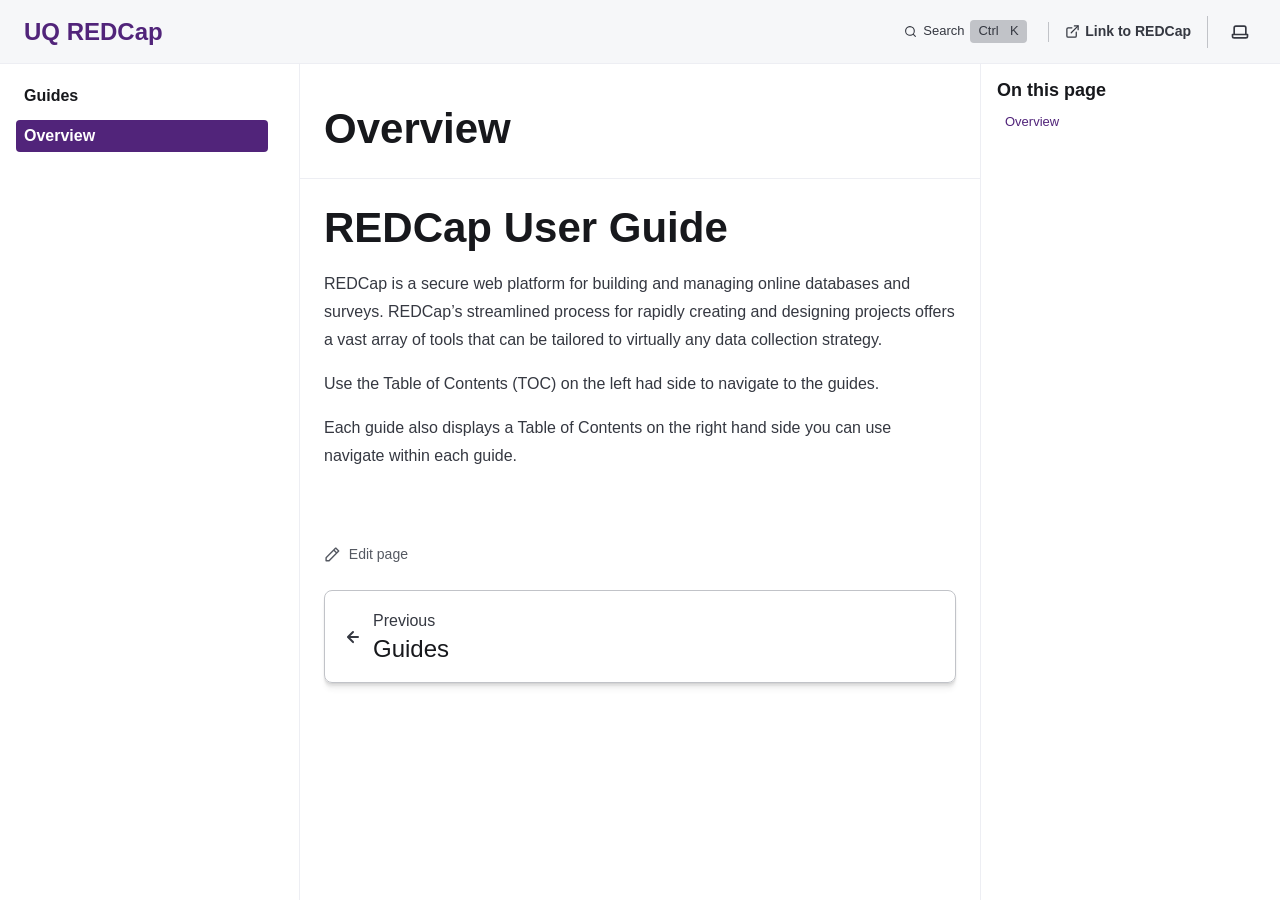
<file: overview/index.html>
<!DOCTYPE html><html lang="en-AU" dir="ltr" data-theme="dark" data-has-toc data-has-sidebar class="astro-kwpuags7"><head><meta charset="utf-8"/><meta name="viewport" content="width=device-width, initial-scale=1"/><title>Overview | UQ REDCap</title><link rel="canonical" href="https://docs.redcap.rcc.uq.edu.au/overview/"/><link rel="sitemap" href="/sitemap-index.xml"/><link rel="shortcut icon" href="/favicon.svg" type="image/svg+xml"/><meta name="generator" content="Astro v7.4.1"/><meta name="generator" content="Starlight v0.42.6"/><meta property="og:title" content="Overview"/><meta property="og:type" content="article"/><meta property="og:url" content="https://docs.redcap.rcc.uq.edu.au/overview/"/><meta property="og:locale" content="en-AU"/><meta property="og:site_name" content="UQ REDCap"/><meta name="twitter:card" content="summary_large_image"/><meta name="theme-color" content="#51247A"/><script>
	window.StarlightThemeProvider = (() => {
		const storedTheme =
			typeof localStorage !== 'undefined' && localStorage.getItem('starlight-theme');
		const theme =
			storedTheme ||
			(window.matchMedia('(prefers-color-scheme: light)').matches ? 'light' : 'dark');
		document.documentElement.dataset.theme = theme === 'light' ? 'light' : 'dark';
		return {
			updatePickers(theme = storedTheme || 'auto') {
				document.querySelectorAll('starlight-theme-select').forEach((picker) => {
					const select = picker.querySelector('select');
					if (select) select.value = theme;
					/** @type {HTMLTemplateElement | null} */
					const tmpl = document.querySelector(`#theme-icons`);
					const newIcon = tmpl && tmpl.content.querySelector('.' + theme);
					if (newIcon) {
						const oldIcon = picker.querySelector('svg.label-icon');
						if (oldIcon) {
							oldIcon.replaceChildren(...newIcon.cloneNode(true).childNodes);
						}
					}
				});
			},
		};
	})();
</script><template id="theme-icons"><svg aria-hidden="true" class="light astro-gceii4hh" width="16" height="16" viewBox="0 0 24 24" fill="currentColor" style="--sl-icon-size: 1em;"><path d="M5 12a1 1 0 0 0-1-1H3a1 1 0 0 0 0 2h1a1 1 0 0 0 1-1Zm.64 5-.71.71a1 1 0 0 0 0 1.41 1 1 0 0 0 1.41 0l.71-.71A1 1 0 0 0 5.64 17ZM12 5a1 1 0 0 0 1-1V3a1 1 0 0 0-2 0v1a1 1 0 0 0 1 1Zm5.66 2.34a1 1 0 0 0 .7-.29l.71-.71a1 1 0 1 0-1.41-1.41l-.66.71a1 1 0 0 0 0 1.41 1 1 0 0 0 .66.29Zm-12-.29a1 1 0 0 0 1.41 0 1 1 0 0 0 0-1.41l-.71-.71a1.004 1.004 0 1 0-1.43 1.41l.73.71ZM21 11h-1a1 1 0 0 0 0 2h1a1 1 0 0 0 0-2Zm-2.64 6A1 1 0 0 0 17 18.36l.71.71a1 1 0 0 0 1.41 0 1 1 0 0 0 0-1.41l-.76-.66ZM12 6.5a5.5 5.5 0 1 0 5.5 5.5A5.51 5.51 0 0 0 12 6.5Zm0 9a3.5 3.5 0 1 1 0-7 3.5 3.5 0 0 1 0 7Zm0 3.5a1 1 0 0 0-1 1v1a1 1 0 0 0 2 0v-1a1 1 0 0 0-1-1Z"/></svg><svg aria-hidden="true" class="dark astro-gceii4hh" width="16" height="16" viewBox="0 0 24 24" fill="currentColor" style="--sl-icon-size: 1em;"><path d="M21.64 13a1 1 0 0 0-1.05-.14 8.049 8.049 0 0 1-3.37.73 8.15 8.15 0 0 1-8.14-8.1 8.59 8.59 0 0 1 .25-2A1 1 0 0 0 8 2.36a10.14 10.14 0 1 0 14 11.69 1 1 0 0 0-.36-1.05Zm-9.5 6.69A8.14 8.14 0 0 1 7.08 5.22v.27a10.15 10.15 0 0 0 10.14 10.14 9.784 9.784 0 0 0 2.1-.22 8.11 8.11 0 0 1-7.18 4.32v-.04Z"/></svg><svg aria-hidden="true" class="auto astro-gceii4hh" width="16" height="16" viewBox="0 0 24 24" fill="currentColor" style="--sl-icon-size: 1em;"><path d="M21 14h-1V7a3 3 0 0 0-3-3H7a3 3 0 0 0-3 3v7H3a1 1 0 0 0-1 1v2a3 3 0 0 0 3 3h14a3 3 0 0 0 3-3v-2a1 1 0 0 0-1-1ZM6 7a1 1 0 0 1 1-1h10a1 1 0 0 1 1 1v7H6V7Zm14 10a1 1 0 0 1-1 1H5a1 1 0 0 1-1-1v-1h16v1Z"/></svg></template><link rel="stylesheet" href="/_astro/print.ehPL0gv-.css" media="print"><link rel="stylesheet" href="/_astro/common.C6UQxJi7.css"><script type="module" src="/_astro/page.cNngjUgL.js"></script></head><body class="astro-kwpuags7"><a class="sl-skip-link astro-q6oz67g2" href="#_top">Skip to content</a><div class="page sl-flex astro-y3nufrqf"><header class="header astro-y3nufrqf"><div class="header astro-35hq3lwv"><div class="title-wrapper sl-flex astro-35hq3lwv"><a href="/" class="site-title sl-flex astro-x5yupnqu"><span class="astro-x5yupnqu" translate="no">UQ REDCap</span></a></div><div class="sl-flex print:hidden astro-35hq3lwv"><site-search class="astro-35hq3lwv astro-2fpsbkhe" data-translations="{&quot;placeholder&quot;:&quot;Search&quot;}"><button data-open-modal disabled aria-label="Search" aria-keyshortcuts="Control+K" class="astro-2fpsbkhe"><svg aria-hidden="true" class="astro-2fpsbkhe astro-gceii4hh" width="16" height="16" viewBox="0 0 24 24" fill="currentColor" style="--sl-icon-size: 1em;"><path d="M21.71 20.29 18 16.61A9 9 0 1 0 16.61 18l3.68 3.68a.999.999 0 0 0 1.42 0 1 1 0 0 0 0-1.39ZM11 18a7 7 0 1 1 0-14 7 7 0 0 1 0 14Z"/></svg><span class="sl-hidden md:sl-block astro-2fpsbkhe" aria-hidden="true">Search</span><kbd class="sl-hidden md:sl-flex astro-2fpsbkhe" style="display: none;"><kbd class="astro-2fpsbkhe">Ctrl</kbd><kbd class="astro-2fpsbkhe">K</kbd></kbd></button><dialog style="padding:0" aria-label="Search" class="astro-2fpsbkhe"><div class="dialog-frame sl-flex astro-2fpsbkhe"><button data-close-modal class="sl-flex md:sl-hidden astro-2fpsbkhe">Cancel</button><div class="search-container astro-2fpsbkhe"><div id="starlight__search" class="astro-2fpsbkhe"></div></div></div></dialog></site-search><script>
	(() => {
		const openBtn = document.querySelector('button[data-open-modal]');
		const shortcut = openBtn?.querySelector('kbd');
		if (!openBtn || !(shortcut instanceof HTMLElement)) return;
		const platformKey = shortcut.querySelector('kbd');
		if (platformKey && /(Mac|iPhone|iPod|iPad)/i.test(navigator.platform)) {
			platformKey.textContent = '⌘';
			openBtn.setAttribute('aria-keyshortcuts', 'Meta+K');
		}
		shortcut.style.display = '';
	})();
</script><script type="module" src="/_astro/Search.astro_astro_type_script_index_0_lang.g9hoxVJg.js"></script></div><div class="sl-hidden md:sl-flex print:hidden right-group astro-35hq3lwv"><div class="sl-flex social-icons astro-35hq3lwv"><nav class="nav-links astro-ovf3unca" aria-label="Quick links"><a href="https://rcc.uq.edu.au" target="_blank" rel="noopener noreferrer" title="Open UQ REDCap" class="astro-ovf3unca"><svg aria-hidden="true" width="15" height="15" viewBox="0 0 24 24" fill="none" stroke="currentColor" stroke-width="2" stroke-linecap="round" stroke-linejoin="round"><path d="M18 13v6a2 2 0 0 1-2 2H5a2 2 0 0 1-2-2V8a2 2 0 0 1 2-2h6"></path><polyline points="15 3 21 3 21 9"></polyline><line x1="10" y1="14" x2="21" y2="3"></line></svg><span class="astro-ovf3unca">Link to REDCap</span></a></nav></div><theme-toggle class="astro-vzsv7p5z"><button type="button" aria-label="Toggle colour theme" class="astro-vzsv7p5z"><svg aria-hidden="true" class="auto astro-vzsv7p5z astro-gceii4hh" width="16" height="16" viewBox="0 0 24 24" fill="currentColor" style="--sl-icon-size: 1.25rem;"><path d="M21 14h-1V7a3 3 0 0 0-3-3H7a3 3 0 0 0-3 3v7H3a1 1 0 0 0-1 1v2a3 3 0 0 0 3 3h14a3 3 0 0 0 3-3v-2a1 1 0 0 0-1-1ZM6 7a1 1 0 0 1 1-1h10a1 1 0 0 1 1 1v7H6V7Zm14 10a1 1 0 0 1-1 1H5a1 1 0 0 1-1-1v-1h16v1Z"/></svg><svg aria-hidden="true" class="light astro-vzsv7p5z astro-gceii4hh" width="16" height="16" viewBox="0 0 24 24" fill="currentColor" style="--sl-icon-size: 1.25rem;"><path d="M5 12a1 1 0 0 0-1-1H3a1 1 0 0 0 0 2h1a1 1 0 0 0 1-1Zm.64 5-.71.71a1 1 0 0 0 0 1.41 1 1 0 0 0 1.41 0l.71-.71A1 1 0 0 0 5.64 17ZM12 5a1 1 0 0 0 1-1V3a1 1 0 0 0-2 0v1a1 1 0 0 0 1 1Zm5.66 2.34a1 1 0 0 0 .7-.29l.71-.71a1 1 0 1 0-1.41-1.41l-.66.71a1 1 0 0 0 0 1.41 1 1 0 0 0 .66.29Zm-12-.29a1 1 0 0 0 1.41 0 1 1 0 0 0 0-1.41l-.71-.71a1.004 1.004 0 1 0-1.43 1.41l.73.71ZM21 11h-1a1 1 0 0 0 0 2h1a1 1 0 0 0 0-2Zm-2.64 6A1 1 0 0 0 17 18.36l.71.71a1 1 0 0 0 1.41 0 1 1 0 0 0 0-1.41l-.76-.66ZM12 6.5a5.5 5.5 0 1 0 5.5 5.5A5.51 5.51 0 0 0 12 6.5Zm0 9a3.5 3.5 0 1 1 0-7 3.5 3.5 0 0 1 0 7Zm0 3.5a1 1 0 0 0-1 1v1a1 1 0 0 0 2 0v-1a1 1 0 0 0-1-1Z"/></svg><svg aria-hidden="true" class="dark astro-vzsv7p5z astro-gceii4hh" width="16" height="16" viewBox="0 0 24 24" fill="currentColor" style="--sl-icon-size: 1.25rem;"><path d="M21.64 13a1 1 0 0 0-1.05-.14 8.049 8.049 0 0 1-3.37.73 8.15 8.15 0 0 1-8.14-8.1 8.59 8.59 0 0 1 .25-2A1 1 0 0 0 8 2.36a10.14 10.14 0 1 0 14 11.69 1 1 0 0 0-.36-1.05Zm-9.5 6.69A8.14 8.14 0 0 1 7.08 5.22v.27a10.15 10.15 0 0 0 10.14 10.14 9.784 9.784 0 0 0 2.1-.22 8.11 8.11 0 0 1-7.18 4.32v-.04Z"/></svg></button></theme-toggle><script type="module">var e=`starlight-theme`,t=[`auto`,`light`,`dark`],n={auto:`Auto`,light:`Light`,dark:`Dark`},r=e=>e===`auto`||e===`dark`||e===`light`?e:`auto`,i=()=>r(typeof localStorage<`u`&&localStorage.getItem(e));function a(t){typeof localStorage<`u`&&localStorage.setItem(e,t===`light`||t===`dark`?t:``)}var o=()=>matchMedia(`(prefers-color-scheme: light)`).matches?`light`:`dark`;function s(e){document.documentElement.dataset.theme=e===`auto`?o():e,a(e),document.querySelectorAll(`theme-toggle`).forEach(t=>{t.dataset.themePref=e;let r=t.querySelector(`button`);r&&(r.title=`Theme: ${n[e]}`,r.setAttribute(`aria-label`,`Theme: ${n[e]}. Click to change.`))}),window.StarlightThemeProvider&&window.StarlightThemeProvider.updatePickers(e)}matchMedia(`(prefers-color-scheme: light)`).addEventListener(`change`,()=>{i()===`auto`&&s(`auto`)});var c=class extends HTMLElement{connectedCallback(){this.dataset.initialised!==`true`&&(this.dataset.initialised=`true`,s(i()),this.querySelector(`button`)?.addEventListener(`click`,()=>{let e=t[(t.indexOf(i())+1)%t.length];s(e)}))}};customElements.define(`theme-toggle`,c);</script><script type="module">var e=class extends HTMLElement{constructor(){super();let e=this.querySelector(`select`);e&&(e.addEventListener(`change`,e=>{e.currentTarget instanceof HTMLSelectElement&&(window.location.pathname=e.currentTarget.value)}),window.addEventListener(`pageshow`,t=>{if(!t.persisted)return;let n=e.querySelector(`option[selected]`)?.index;n!==e.selectedIndex&&(e.selectedIndex=n??0)}))}};customElements.define(`starlight-lang-select`,e);</script></div></div></header><nav class="sidebar print:hidden astro-y3nufrqf" aria-label="Main"><button popovertarget="starlight__sidebar" class="sl-menu-button sl-flex md:sl-hidden print:hidden astro-tfmpqdix"><svg aria-hidden="true" class="open-menu astro-tfmpqdix astro-gceii4hh" width="16" height="16" viewBox="0 0 24 24" fill="currentColor" style="--sl-icon-size: 1em;"><path d="M3 8h18a1 1 0 1 0 0-2H3a1 1 0 0 0 0 2Zm18 8H3a1 1 0 0 0 0 2h18a1 1 0 0 0 0-2Zm0-5H3a1 1 0 0 0 0 2h18a1 1 0 0 0 0-2Z"/></svg><svg aria-hidden="true" class="close-menu astro-tfmpqdix astro-gceii4hh" width="16" height="16" viewBox="0 0 24 24" fill="currentColor" style="--sl-icon-size: 1em;"><path d="m13.41 12 6.3-6.29a1.004 1.004 0 1 0-1.42-1.42L12 10.59l-6.29-6.3a1.004 1.004 0 0 0-1.42 1.42l6.3 6.29-6.3 6.29a1 1 0 0 0 0 1.42.998.998 0 0 0 1.42 0l6.29-6.3 6.29 6.3a.999.999 0 0 0 1.42 0 1 1 0 0 0 0-1.42L13.41 12Z"/></svg><span class="sr-only astro-tfmpqdix">Menu</span></button><script type="module">var e=class extends HTMLElement{constructor(){super();let e=matchMedia(`(min-width: 50em)`),t=()=>{this.popover=e.matches?null:`auto`};t(),e.addEventListener(`change`,()=>t()),this.addEventListener(`toggle`,({newState:e})=>this.trapFocus(e===`open`))}trapFocus(e){document.querySelectorAll(`.main-frame, .sl-skip-link`).forEach(t=>{t.toggleAttribute(`inert`,e)})}};customElements.define(`sl-sidebar-pane`,e);</script><sl-sidebar-pane popover id="starlight__sidebar" class="sidebar-pane astro-y3nufrqf"><div class="sidebar-content sl-flex astro-y3nufrqf"><sl-sidebar-state-persist data-hash="1blw2kg" class="astro-m35hxcwh"><script aria-hidden="true">
		(() => {
			try {
				if (!matchMedia('(min-width: 50em)').matches) return;
				/** @type {HTMLElement | null} */
				const target = document.querySelector('sl-sidebar-state-persist');
				const state = JSON.parse(sessionStorage.getItem('sl-sidebar-state') || '0');
				if (!target || !state || target.dataset.hash !== state.hash) return;
				window._starlightScrollRestore = state.scroll;
				customElements.define(
					'sl-sidebar-restore',
					class SidebarRestore extends HTMLElement {
						connectedCallback() {
							try {
								const idx = parseInt(this.dataset.index || '');
								const details = this.closest('details');
								if (details && typeof state.open[idx] === 'boolean') details.open = state.open[idx];
							} catch {}
						}
					}
				);
			} catch {}
		})();
	</script><ul class="top-level astro-ywik3xcn"><li class="astro-ywik3xcn"><a href="/guides/" class="large astro-ywik3xcn"><span class="astro-ywik3xcn">Guides</span></a></li><li class="astro-ywik3xcn"><a href="/overview/" aria-current="page" class="large astro-ywik3xcn"><span class="astro-ywik3xcn">Overview</span></a></li></ul><script aria-hidden="true">
		(() => {
			const scroller = document.getElementById('starlight__sidebar');
			if (!window._starlightScrollRestore || !scroller) return;
			scroller.scrollTop = window._starlightScrollRestore;
			delete window._starlightScrollRestore;
		})();
	</script></sl-sidebar-state-persist><div class="md:sl-hidden"><div class="mobile-preferences sl-flex astro-jhmwgirl"><div class="social-icons astro-jhmwgirl"><nav class="nav-links astro-ovf3unca" aria-label="Quick links"><a href="https://rcc.uq.edu.au" target="_blank" rel="noopener noreferrer" title="Open UQ REDCap" class="astro-ovf3unca"><svg aria-hidden="true" width="15" height="15" viewBox="0 0 24 24" fill="none" stroke="currentColor" stroke-width="2" stroke-linecap="round" stroke-linejoin="round"><path d="M18 13v6a2 2 0 0 1-2 2H5a2 2 0 0 1-2-2V8a2 2 0 0 1 2-2h6"></path><polyline points="15 3 21 3 21 9"></polyline><line x1="10" y1="14" x2="21" y2="3"></line></svg><span class="astro-ovf3unca">Link to REDCap</span></a></nav></div><theme-toggle class="astro-vzsv7p5z"><button type="button" aria-label="Toggle colour theme" class="astro-vzsv7p5z"><svg aria-hidden="true" class="auto astro-vzsv7p5z astro-gceii4hh" width="16" height="16" viewBox="0 0 24 24" fill="currentColor" style="--sl-icon-size: 1.25rem;"><path d="M21 14h-1V7a3 3 0 0 0-3-3H7a3 3 0 0 0-3 3v7H3a1 1 0 0 0-1 1v2a3 3 0 0 0 3 3h14a3 3 0 0 0 3-3v-2a1 1 0 0 0-1-1ZM6 7a1 1 0 0 1 1-1h10a1 1 0 0 1 1 1v7H6V7Zm14 10a1 1 0 0 1-1 1H5a1 1 0 0 1-1-1v-1h16v1Z"/></svg><svg aria-hidden="true" class="light astro-vzsv7p5z astro-gceii4hh" width="16" height="16" viewBox="0 0 24 24" fill="currentColor" style="--sl-icon-size: 1.25rem;"><path d="M5 12a1 1 0 0 0-1-1H3a1 1 0 0 0 0 2h1a1 1 0 0 0 1-1Zm.64 5-.71.71a1 1 0 0 0 0 1.41 1 1 0 0 0 1.41 0l.71-.71A1 1 0 0 0 5.64 17ZM12 5a1 1 0 0 0 1-1V3a1 1 0 0 0-2 0v1a1 1 0 0 0 1 1Zm5.66 2.34a1 1 0 0 0 .7-.29l.71-.71a1 1 0 1 0-1.41-1.41l-.66.71a1 1 0 0 0 0 1.41 1 1 0 0 0 .66.29Zm-12-.29a1 1 0 0 0 1.41 0 1 1 0 0 0 0-1.41l-.71-.71a1.004 1.004 0 1 0-1.43 1.41l.73.71ZM21 11h-1a1 1 0 0 0 0 2h1a1 1 0 0 0 0-2Zm-2.64 6A1 1 0 0 0 17 18.36l.71.71a1 1 0 0 0 1.41 0 1 1 0 0 0 0-1.41l-.76-.66ZM12 6.5a5.5 5.5 0 1 0 5.5 5.5A5.51 5.51 0 0 0 12 6.5Zm0 9a3.5 3.5 0 1 1 0-7 3.5 3.5 0 0 1 0 7Zm0 3.5a1 1 0 0 0-1 1v1a1 1 0 0 0 2 0v-1a1 1 0 0 0-1-1Z"/></svg><svg aria-hidden="true" class="dark astro-vzsv7p5z astro-gceii4hh" width="16" height="16" viewBox="0 0 24 24" fill="currentColor" style="--sl-icon-size: 1.25rem;"><path d="M21.64 13a1 1 0 0 0-1.05-.14 8.049 8.049 0 0 1-3.37.73 8.15 8.15 0 0 1-8.14-8.1 8.59 8.59 0 0 1 .25-2A1 1 0 0 0 8 2.36a10.14 10.14 0 1 0 14 11.69 1 1 0 0 0-.36-1.05Zm-9.5 6.69A8.14 8.14 0 0 1 7.08 5.22v.27a10.15 10.15 0 0 0 10.14 10.14 9.784 9.784 0 0 0 2.1-.22 8.11 8.11 0 0 1-7.18 4.32v-.04Z"/></svg></button></theme-toggle></div></div></div></sl-sidebar-pane></nav><div class="main-frame astro-y3nufrqf"><script type="module">var e=document.getElementById(`starlight__sidebar`),t=e?.querySelector(`sl-sidebar-state-persist`),n=`sl-sidebar-state`,r=()=>{let r=[],i=t?.dataset.hash||``;try{let e=sessionStorage.getItem(n),t=JSON.parse(e||`{}`);Array.isArray(t.open)&&t.hash===i&&(r=t.open)}catch{}return{hash:i,open:r,scroll:e?.scrollTop||0}},i=e=>{try{sessionStorage.setItem(n,JSON.stringify(e))}catch{}},a=()=>i(r()),o=(e,t)=>{let n=r();n.open[t]=e,i(n)};t?.addEventListener(`click`,e=>{if(!(e.target instanceof Element))return;let t=e.target.closest(`summary`)?.closest(`details`);if(!t)return;let n=t.querySelector(`sl-sidebar-restore`),r=parseInt(n?.dataset.index||``);isNaN(r)||o(!t.open,r)}),addEventListener(`visibilitychange`,()=>{document.visibilityState===`hidden`&&a()});</script><div class="lg:sl-flex astro-n673x4eg"><aside class="right-sidebar-container print:hidden astro-n673x4eg"><div class="right-sidebar astro-n673x4eg"><div class="lg:sl-hidden astro-ccg2zjtk"><mobile-starlight-toc data-min-h="2" data-max-h="3" class="astro-ey3vpexq"><nav aria-labelledby="starlight__on-this-page--mobile" class="astro-ey3vpexq"><details id="starlight__mobile-toc" class="astro-ey3vpexq"><summary id="starlight__on-this-page--mobile" class="sl-flex astro-ey3vpexq"><span class="toggle sl-flex astro-ey3vpexq">On this page<svg aria-hidden="true" class="caret astro-ey3vpexq astro-gceii4hh" width="16" height="16" viewBox="0 0 24 24" fill="currentColor" style="--sl-icon-size: 1rem;"><path d="m14.83 11.29-4.24-4.24a1 1 0 1 0-1.42 1.41L12.71 12l-3.54 3.54a1 1 0 0 0 0 1.41 1 1 0 0 0 .71.29 1 1 0 0 0 .71-.29l4.24-4.24a1.002 1.002 0 0 0 0-1.42Z"/></svg></span><span class="display-current astro-ey3vpexq"></span></summary><div class="dropdown astro-ey3vpexq"><ul class="isMobile astro-qyvkd5fr" style="--depth: 0;"><li style="--depth: 0;" class="astro-qyvkd5fr"><a href="#_top" style="--depth: 0;" class="astro-qyvkd5fr"><span style="--depth: 0;" class="astro-qyvkd5fr">Overview</span></a></li></ul></div></details></nav></mobile-starlight-toc><script type="module" src="/_astro/MobileTableOfContents.astro_astro_type_script_index_0_lang.C3fM4Kra.js"></script></div><div class="right-sidebar-panel sl-hidden lg:sl-block astro-ccg2zjtk"><div class="sl-container astro-ccg2zjtk"><starlight-toc data-min-h="2" data-max-h="3"><nav aria-labelledby="starlight__on-this-page"><h2 id="starlight__on-this-page">On this page</h2><ul class="astro-qyvkd5fr" style="--depth: 0;"><li style="--depth: 0;" class="astro-qyvkd5fr"><a href="#_top" style="--depth: 0;" class="astro-qyvkd5fr"><span style="--depth: 0;" class="astro-qyvkd5fr">Overview</span></a></li></ul></nav></starlight-toc><script type="module" src="/_astro/TableOfContents.astro_astro_type_script_index_0_lang.BpJaGz7G.js"></script></div></div></div></aside><div class="main-pane astro-n673x4eg"><main data-pagefind-body class="astro-kwpuags7" lang="en-AU" dir="ltr"><div class="content-panel astro-4pq5mbqy"><div class="sl-container astro-4pq5mbqy"><h1 id="_top" class="astro-t5j6mvfy">Overview</h1></div></div><div class="content-panel astro-4pq5mbqy"><div class="sl-container astro-4pq5mbqy"><div class="sl-markdown-content"><div class="sl-heading-wrapper level-h1"><h1 id="redcap-user-guide">REDCap User Guide</h1><a class="sl-anchor-link" href="#redcap-user-guide"><span aria-hidden="true" class="sl-anchor-icon"><svg width="16" height="16" viewBox="0 0 24 24" fill="currentColor"><path d="m12.11 15.39-3.88 3.88a2.52 2.52 0 0 1-3.5 0 2.47 2.47 0 0 1 0-3.5l3.88-3.88a1 1 0 1 0-1.42-1.42l-3.88 3.89a4.48 4.48 0 0 0 6.33 6.33l3.89-3.88a1 1 0 0 0-1.42-1.42m8.58-12.08a4.49 4.49 0 0 0-6.33 0l-3.89 3.88a1 1 0 1 0 1.42 1.42l3.88-3.88a2.52 2.52 0 0 1 3.5 0 2.47 2.47 0 0 1 0 3.5l-3.88 3.88a1 1 0 0 0 0 1.42 1 1 0 0 0 1.42 0l3.88-3.89a4.49 4.49 0 0 0 0-6.33M8.83 15.17a1 1 0 0 0 .71.29 1 1 0 0 0 .71-.29l4.92-4.92a1 1 0 1 0-1.42-1.42l-4.92 4.92a1 1 0 0 0 0 1.42"></path></svg></span><span class="sr-only" data-pagefind-ignore>Section titled “REDCap User Guide”</span></a></div>
<p>REDCap is a secure web platform for building and managing online databases and surveys. REDCap’s streamlined process for rapidly creating and designing projects offers a vast array of tools that can be tailored to virtually any data collection strategy.</p>
<p>Use the Table of Contents (TOC) on the left had side to navigate to the guides.</p>
<p>Each guide also displays a Table of Contents on the right hand side you can use navigate within each guide.</p>
</div><footer class="sl-flex astro-77pjwswi"><div class="meta sl-flex astro-77pjwswi"><a href="https://github.com/UQ-RCC/platform-docs/edit/main/sites/redcap/src/content/docs/README.md" class="sl-flex print:hidden astro-jkdjgyns"><svg aria-hidden="true" class="astro-jkdjgyns astro-gceii4hh" width="16" height="16" viewBox="0 0 24 24" fill="currentColor" style="--sl-icon-size: 1.2em;"><path d="M22 7.24a1 1 0 0 0-.29-.71l-4.24-4.24a1 1 0 0 0-1.1-.22 1 1 0 0 0-.32.22l-2.83 2.83L2.29 16.05a1 1 0 0 0-.29.71V21a1 1 0 0 0 1 1h4.24a1 1 0 0 0 .76-.29l10.87-10.93L21.71 8c.1-.1.17-.2.22-.33a1 1 0 0 0 0-.24v-.14l.07-.05ZM6.83 20H4v-2.83l9.93-9.93 2.83 2.83L6.83 20ZM18.17 8.66l-2.83-2.83 1.42-1.41 2.82 2.82-1.41 1.42Z"/></svg>Edit page</a></div><div class="pagination-links print:hidden astro-hrymgie4" dir="ltr"><a href="/guides/" rel="prev" class="astro-hrymgie4"><svg aria-hidden="true" class="astro-hrymgie4 astro-gceii4hh" width="16" height="16" viewBox="0 0 24 24" fill="currentColor" style="--sl-icon-size: 1.5rem;"><path d="M17 11H9.41l3.3-3.29a1.004 1.004 0 1 0-1.42-1.42l-5 5a1 1 0 0 0-.21.33 1 1 0 0 0 0 .76 1 1 0 0 0 .21.33l5 5a1.002 1.002 0 0 0 1.639-.325 1 1 0 0 0-.219-1.095L9.41 13H17a1 1 0 0 0 0-2Z"/></svg><span class="astro-hrymgie4">Previous<br class="astro-hrymgie4"><span class="link-title astro-hrymgie4">Guides</span></span></a></div></footer></div></div></main></div></div></div></div></body></html>
</file>
<file: _astro/print.ehPL0gv-.css>
@media print{:root{--sl-color-white:#17181c;--sl-color-gray-1:#23262f;--sl-color-gray-2:#353841;--sl-color-gray-3:#555962;--sl-color-gray-4:#888c96;--sl-color-gray-5:#c1c3c8;--sl-color-gray-6:#edeef3;--sl-color-gray-7:#f6f7f9;--sl-color-black:#fff;--sl-color-orange-high:hsl(var(--sl-hue-orange), 80%, 25%);--sl-color-orange:hsl(var(--sl-hue-orange), 90%, 60%);--sl-color-orange-low:hsl(var(--sl-hue-orange), 90%, 88%);--sl-color-green-high:hsl(var(--sl-hue-green), 80%, 22%);--sl-color-green:hsl(var(--sl-hue-green), 90%, 46%);--sl-color-green-low:hsl(var(--sl-hue-green), 85%, 90%);--sl-color-blue-high:hsl(var(--sl-hue-blue), 80%, 30%);--sl-color-blue:hsl(var(--sl-hue-blue), 90%, 60%);--sl-color-blue-low:hsl(var(--sl-hue-blue), 88%, 90%);--sl-color-purple-high:hsl(var(--sl-hue-purple), 90%, 30%);--sl-color-purple:hsl(var(--sl-hue-purple), 90%, 60%);--sl-color-purple-low:hsl(var(--sl-hue-purple), 80%, 90%);--sl-color-red-high:hsl(var(--sl-hue-red), 80%, 30%);--sl-color-red:hsl(var(--sl-hue-red), 90%, 60%);--sl-color-red-low:hsl(var(--sl-hue-red), 80%, 90%);--sl-color-accent-high:#0f1c8a;--sl-color-accent:#3d50f5;--sl-color-accent-low:#cfd4fc;--sl-color-text-accent:var(--sl-color-accent);--sl-color-text-invert:var(--sl-color-black);--sl-color-bg-nav:var(--sl-color-gray-7);--sl-color-bg-sidebar:var(--sl-color-bg);--sl-color-bg-inline-code:var(--sl-color-gray-6);--sl-color-bg-accent:var(--sl-color-accent);--sl-color-hairline-light:var(--sl-color-gray-6);--sl-color-hairline-shade:var(--sl-color-gray-6);--sl-color-backdrop-overlay:#545864a8;--sl-shadow-sm:none;--sl-shadow-md:none;--sl-shadow-lg:none}.print\:hidden{display:none}.print\:flex{display:flex}.print\:block{display:block}main{padding-bottom:0}main>.content-panel{padding-block-start:0}.content-panel+.content-panel{border:0}.page>header{position:relative}.page>.main-frame{padding-top:0;padding-inline-start:0}.main-pane{--sl-sidebar-width:0px;--sl-content-width:100%}.sl-banner{--sl-color-banner-text:var(--sl-color-white);background-color:#0000}.sl-markdown-content :is(h1,h2,h3,h4,h5,h6){break-after:avoid}.sl-markdown-content :is(p,li){orphans:2;widows:2}.sl-markdown-content pre{white-space:pre-wrap;overflow-x:hidden}.sl-markdown-content .expressive-code,.sl-markdown-content figure,.sl-markdown-content pre{break-inside:avoid}.expressive-code .frame.is-terminal .header:before{box-shadow:inset 99rem 99rem var(--sl-color-gray-5)}.expressive-code .frame.has-title:not(.is-terminal) .header{border-bottom:1px solid var(--sl-color-gray-6);background:0 0}.expressive-code .frame.has-title:not(.is-terminal) .title{background:0 0}.expressive-code .frame.has-title:not(.is-terminal) .title:after{border-top:0}.expressive-code .copy{display:none}.sl-markdown-content code:not(:where(.not-content *)){margin-block:unset;background-color:#0000;padding:0;font-size:.9375em}.sl-badge{color:var(--sl-color-white);background:0 0}starlight-file-tree{break-inside:avoid}starlight-file-tree .highlight{outline:3px solid var(--sl-color-accent-low);color:var(--sl-color-text);background-color:#0000}.starlight-aside{break-inside:avoid}.sl-link-button.primary{border-color:var(--sl-color-white);color:var(--sl-color-white);background:0 0}starlight-tabs{break-inside:avoid}.sl-steps>li:after{box-shadow:inset 99rem 99rem var(--sl-color-hairline-light)}}
</file>
<file: _astro/common.C6UQxJi7.css>
:root{--theme-50:#f5effb;--theme-100:#e8dbf5;--theme-200:#d2bae8;--theme-300:#b48ed7;--theme-400:#965ec9;--theme-500:#7a37b9;--theme-600:#632d95;--theme-700:#51247a;--theme-800:#3e1b5f;--theme-900:#2c1244;--theme-950:#1d0b2d;--sl-color-accent-low:var(--theme-900);--sl-color-accent:var(--theme-300);--sl-color-accent-high:var(--theme-200)}:root[data-theme=light]{--sl-color-accent-low:var(--theme-100);--sl-color-accent:var(--theme-700);--sl-color-accent-high:var(--theme-800)}:where(a,button,input,select,textarea,summary,[tabindex]):focus-visible{outline:2px solid var(--sl-color-accent);outline-offset:2px;border-radius:.25rem}site-search button[data-open-modal]{font-size:var(--sl-text-xs);gap:.375rem}@media (width>=50rem){site-search button[data-open-modal]{background-color:#0000;border-color:#0000;border-radius:.375rem;width:auto;max-width:none;padding-inline:.5rem}site-search button[data-open-modal]:hover{background-color:var(--sl-color-gray-6);color:var(--sl-color-white);border-color:#0000}site-search button[data-open-modal]>:last-child{margin-inline-start:0}site-search button[data-open-modal] kbd{font-size:var(--sl-text-xs);background-color:var(--sl-color-gray-5);padding:0 .25rem}.header{grid-template-columns:auto 1fr auto auto}.header>div:has(site-search){grid-column:3;justify-self:end}.header>.right-group{grid-column:4;margin-inline-start:-.75rem}.header>.right-group:before{content:"";border-inline-start:1px solid var(--sl-color-gray-5);align-self:center;height:1.25rem}}@layer starlight.base{:root,::backdrop{--sl-color-white:#fff;--sl-color-gray-1:#edeef3;--sl-color-gray-2:#c1c3c8;--sl-color-gray-3:#888c96;--sl-color-gray-4:#555962;--sl-color-gray-5:#353841;--sl-color-gray-6:#23262f;--sl-color-black:#17181c;--sl-hue-orange:41;--sl-color-orange-low:hsl(var(--sl-hue-orange), 39%, 22%);--sl-color-orange:hsl(var(--sl-hue-orange), 82%, 63%);--sl-color-orange-high:hsl(var(--sl-hue-orange), 82%, 87%);--sl-hue-green:101;--sl-color-green-low:hsl(var(--sl-hue-green), 39%, 22%);--sl-color-green:hsl(var(--sl-hue-green), 82%, 63%);--sl-color-green-high:hsl(var(--sl-hue-green), 82%, 80%);--sl-hue-blue:234;--sl-color-blue-low:hsl(var(--sl-hue-blue), 54%, 20%);--sl-color-blue:hsl(var(--sl-hue-blue), 100%, 60%);--sl-color-blue-high:hsl(var(--sl-hue-blue), 100%, 87%);--sl-hue-purple:281;--sl-color-purple-low:hsl(var(--sl-hue-purple), 39%, 22%);--sl-color-purple:hsl(var(--sl-hue-purple), 82%, 63%);--sl-color-purple-high:hsl(var(--sl-hue-purple), 82%, 89%);--sl-hue-red:339;--sl-color-red-low:hsl(var(--sl-hue-red), 39%, 22%);--sl-color-red:hsl(var(--sl-hue-red), 82%, 63%);--sl-color-red-high:hsl(var(--sl-hue-red), 82%, 87%);--sl-color-accent-low:#17264f;--sl-color-accent:#3369ff;--sl-color-accent-high:#b3c7ff;--sl-color-text:var(--sl-color-gray-2);--sl-color-text-accent:var(--sl-color-accent-high);--sl-color-text-invert:var(--sl-color-accent-low);--sl-color-bg:var(--sl-color-black);--sl-color-bg-nav:var(--sl-color-gray-6);--sl-color-bg-sidebar:var(--sl-color-gray-6);--sl-color-bg-inline-code:var(--sl-color-gray-5);--sl-color-bg-accent:var(--sl-color-accent-high);--sl-color-hairline-light:var(--sl-color-gray-5);--sl-color-hairline:var(--sl-color-gray-6);--sl-color-hairline-shade:var(--sl-color-black);--sl-color-backdrop-overlay:#16181da8;--sl-shadow-sm:0px 1px 1px #0000001f, 0px 2px 1px #0000003d;--sl-shadow-md:0px 8px 4px #00000014, 0px 5px 2px #00000014, 0px 3px 2px #0000001f, 0px 1px 1px #00000026;--sl-shadow-lg:0px 25px 7px #00000008, 0px 16px 6px #0000001a, 0px 9px 5px #16181d54, 0px 4px 4px #000000bf, 0px 4px 2px #00000040;--sl-text-2xs:.75rem;--sl-text-xs:.8125rem;--sl-text-sm:.875rem;--sl-text-base:1rem;--sl-text-lg:1.125rem;--sl-text-xl:1.25rem;--sl-text-2xl:1.5rem;--sl-text-3xl:1.8125rem;--sl-text-4xl:2.1875rem;--sl-text-5xl:2.625rem;--sl-text-6xl:4rem;--sl-text-body:var(--sl-text-base);--sl-text-body-sm:var(--sl-text-xs);--sl-text-code:var(--sl-text-sm);--sl-text-code-sm:var(--sl-text-xs);--sl-text-h1:var(--sl-text-4xl);--sl-text-h2:var(--sl-text-3xl);--sl-text-h3:var(--sl-text-2xl);--sl-text-h4:var(--sl-text-xl);--sl-text-h5:var(--sl-text-lg);--sl-line-height:1.75;--sl-line-height-headings:1.2;--sl-font-system:-apple-system, BlinkMacSystemFont, "Segoe UI", Roboto, "Helvetica Neue", "Noto Sans", Arial, sans-serif, "Apple Color Emoji", "Segoe UI Emoji", "Segoe UI Symbol", "Noto Color Emoji";--sl-font-system-mono:ui-monospace, SFMono-Regular, Menlo, Monaco, Consolas, "Liberation Mono", "Courier New", monospace;--__sl-font:var(--sl-font,var(--sl-font-system)), var(--sl-font-system);--__sl-font-mono:var(--sl-font-mono,var(--sl-font-system-mono)), var(--sl-font-system-mono);--sl-nav-height:3.5rem;--sl-nav-pad-x:1rem;--sl-nav-pad-y:.75rem;--sl-mobile-toc-height:3rem;--sl-sidebar-width:18.75rem;--sl-sidebar-pad-x:1rem;--sl-content-width:45rem;--sl-content-pad-x:1rem;--sl-content-gap-y:1rem;--sl-main-pad:0 0 3vh 0;--sl-menu-button-size:2rem;--sl-nav-gap:var(--sl-content-pad-x);--sl-outline-offset-inside:-.1875rem;--sl-z-index-toc:4;--sl-z-index-menu:5;--sl-z-index-navbar:10;--sl-z-index-skiplink:20}:root[data-theme=light],[data-theme=light] ::backdrop{--sl-color-white:#17181c;--sl-color-gray-1:#23262f;--sl-color-gray-2:#353841;--sl-color-gray-3:#555962;--sl-color-gray-4:#888c96;--sl-color-gray-5:#c1c3c8;--sl-color-gray-6:#edeef3;--sl-color-gray-7:#f6f7f9;--sl-color-black:#fff;--sl-color-orange-high:hsl(var(--sl-hue-orange), 80%, 25%);--sl-color-orange:hsl(var(--sl-hue-orange), 90%, 60%);--sl-color-orange-low:hsl(var(--sl-hue-orange), 90%, 88%);--sl-color-green-high:hsl(var(--sl-hue-green), 80%, 22%);--sl-color-green:hsl(var(--sl-hue-green), 90%, 46%);--sl-color-green-low:hsl(var(--sl-hue-green), 85%, 90%);--sl-color-blue-high:hsl(var(--sl-hue-blue), 80%, 30%);--sl-color-blue:hsl(var(--sl-hue-blue), 90%, 60%);--sl-color-blue-low:hsl(var(--sl-hue-blue), 88%, 90%);--sl-color-purple-high:hsl(var(--sl-hue-purple), 90%, 30%);--sl-color-purple:hsl(var(--sl-hue-purple), 90%, 60%);--sl-color-purple-low:hsl(var(--sl-hue-purple), 80%, 90%);--sl-color-red-high:hsl(var(--sl-hue-red), 80%, 30%);--sl-color-red:hsl(var(--sl-hue-red), 90%, 60%);--sl-color-red-low:hsl(var(--sl-hue-red), 80%, 90%);--sl-color-accent-high:#0f1c8a;--sl-color-accent:#3d50f5;--sl-color-accent-low:#cfd4fc;--sl-color-text-accent:var(--sl-color-accent);--sl-color-text-invert:var(--sl-color-black);--sl-color-bg-nav:var(--sl-color-gray-7);--sl-color-bg-sidebar:var(--sl-color-bg);--sl-color-bg-inline-code:var(--sl-color-gray-6);--sl-color-bg-accent:var(--sl-color-accent);--sl-color-hairline-light:var(--sl-color-gray-6);--sl-color-hairline-shade:var(--sl-color-gray-6);--sl-color-backdrop-overlay:#545864a8;--sl-shadow-sm:0px 1px 1px #0000000f, 0px 2px 1px #0000000f;--sl-shadow-md:0px 8px 4px #00000008, 0px 5px 2px #00000008, 0px 3px 2px #0000000f, 0px 1px 1px #0000000f;--sl-shadow-lg:0px 25px 7px #00000003, 0px 16px 6px #00000008, 0px 9px 5px #16181d14, 0px 4px 4px #00000029, 0px 4px 2px #0000000a}@media (width>=50em){:root{--sl-nav-height:4rem;--sl-nav-pad-x:1.5rem;--sl-text-h1:var(--sl-text-5xl);--sl-text-h2:var(--sl-text-4xl);--sl-text-h3:var(--sl-text-3xl);--sl-text-h4:var(--sl-text-2xl)}}@media (width>=72rem){:root{--sl-content-pad-x:1.5rem;--sl-mobile-toc-height:0rem}}}@layer starlight.reset{*,:before,:after{box-sizing:border-box}*{margin:0}html{color-scheme:dark;accent-color:var(--sl-color-accent);-webkit-text-size-adjust:100%;text-size-adjust:100%}html[data-theme=light]{color-scheme:light}body{font-family:var(--__sl-font);line-height:var(--sl-line-height);-webkit-font-smoothing:antialiased;color:var(--sl-color-text);background-color:var(--sl-color-bg)}[lang]:where(:lang(zh),:lang(ja)){text-autospace:normal}[lang]:where(:not(:lang(zh),:lang(ja))){text-autospace:initial}pre,code,samp,kbd{text-autospace:no-autospace}input,button,textarea,select{font:inherit}p,h1,h2,h3,h4,h5,h6,code{overflow-wrap:break-word}code{font-family:var(--__sl-font-mono)}}@layer starlight.core{.sl-banner:where(.astro-7pt5jkwm){--__sl-banner-text:var(--sl-color-banner-text,var(--sl-color-text-invert));padding:var(--sl-nav-pad-y) var(--sl-nav-pad-x);background-color:var(--sl-color-banner-bg,var(--sl-color-bg-accent));color:var(--__sl-banner-text);line-height:var(--sl-line-height-headings);text-align:center;text-wrap:balance;box-shadow:var(--sl-shadow-sm)}.sl-banner:where(.astro-7pt5jkwm) a{color:var(--__sl-banner-text)}.content-panel:where(.astro-4pq5mbqy){padding:1.5rem var(--sl-content-pad-x)}.content-panel:where(.astro-4pq5mbqy)+.content-panel:where(.astro-4pq5mbqy){border-top:1px solid var(--sl-color-hairline)}.sl-container:where(.astro-4pq5mbqy){max-width:var(--sl-content-width)}.sl-container:where(.astro-4pq5mbqy)>*+*{margin-top:1.5rem}@media (width>=72rem){.sl-container:where(.astro-4pq5mbqy){margin-inline:var(--sl-content-margin-inline,auto)}}p:where(.astro-zrd2elzy){border:1px solid var(--sl-color-orange);background-color:var(--sl-color-orange-low);color:var(--sl-color-orange-high);width:max-content;max-width:100%;font-size:var(--sl-text-body-sm);line-height:var(--sl-line-height-headings);text-align:start;align-items:center;gap:.75em;padding:.75em 1em}a:where(.astro-jkdjgyns){color:var(--sl-color-gray-3);align-items:center;gap:.5rem;text-decoration:none}a:where(.astro-jkdjgyns):hover{color:var(--sl-color-white)}.pagination-links:where(.astro-hrymgie4){grid-template-columns:repeat(auto-fit,minmax(min(18rem,100%),1fr));gap:1rem;display:grid}a:where(.astro-hrymgie4){border:1px solid var(--sl-color-gray-5);width:100%;color:var(--sl-color-gray-2);box-shadow:var(--sl-shadow-md);overflow-wrap:anywhere;border-radius:.5rem;flex-grow:1;flex-basis:calc(50% - .5rem);justify-content:flex-start;align-items:center;gap:.5rem;padding:1rem;text-decoration:none;display:flex}:where(.astro-hrymgie4)[rel=next]{text-align:end;flex-direction:row-reverse;justify-content:end}a:where(.astro-hrymgie4):hover{border-color:var(--sl-color-gray-2)}.link-title:where(.astro-hrymgie4){color:var(--sl-color-white);font-size:var(--sl-text-2xl);line-height:var(--sl-line-height-headings)}svg:where(.astro-hrymgie4){flex-shrink:0}footer:where(.astro-77pjwswi){flex-direction:column;gap:1.5rem}.meta:where(.astro-77pjwswi){font-size:var(--sl-text-sm);color:var(--sl-color-gray-3);flex-wrap:wrap;justify-content:space-between;gap:.75rem 3rem;margin-top:3rem}.meta:where(.astro-77pjwswi)>p:only-child{margin-inline-start:auto}.kudos:where(.astro-77pjwswi){font-size:var(--sl-text-xs);color:var(--sl-color-gray-3);align-items:center;gap:.5em;margin:1.5rem auto;text-decoration:none}.kudos:where(.astro-77pjwswi):hover{color:var(--sl-color-white)}label:where(.astro-ifldfah3){--sl-label-icon-size:.875rem;--sl-caret-size:1.25rem;--sl-inline-padding:.5rem;color:var(--sl-color-gray-2);align-items:center;gap:.25rem;display:flex;position:relative}label:where(.astro-ifldfah3):hover{color:var(--sl-color-white)}.icon:where(.astro-ifldfah3){pointer-events:none;position:absolute;top:50%;transform:translateY(-50%)}select:where(.astro-ifldfah3){padding-block:.625rem;padding-inline:calc(var(--sl-label-icon-size) + var(--sl-inline-padding) + .25rem) calc(var(--sl-caret-size) + var(--sl-inline-padding) + .25rem);margin-inline:calc(var(--sl-inline-padding) * -1);width:calc(var(--sl-select-width) + var(--sl-inline-padding) * 2);text-overflow:ellipsis;color:inherit;cursor:pointer;appearance:none;background-color:#0000;border:0}option:where(.astro-ifldfah3){background-color:var(--sl-color-bg-nav);color:var(--sl-color-gray-1)}@media (width>=50rem){select:where(.astro-ifldfah3){font-size:var(--sl-text-sm)}}site-search:where(.astro-2fpsbkhe){display:contents}button:where(.astro-2fpsbkhe)[data-open-modal]{color:var(--sl-color-gray-1);cursor:pointer;height:2.5rem;font-size:var(--sl-text-xl);background-color:#0000;border:0;align-items:center;gap:.5rem;display:flex}@media (width>=50rem){button:where(.astro-2fpsbkhe)[data-open-modal]{border:1px solid var(--sl-color-gray-5);background-color:var(--sl-color-black);color:var(--sl-color-gray-2);font-size:var(--sl-text-sm);border-radius:.5rem;width:100%;max-width:22rem;padding-inline:.75rem .5rem}button:where(.astro-2fpsbkhe)[data-open-modal]:hover{border-color:var(--sl-color-gray-2);color:var(--sl-color-white)}button:where(.astro-2fpsbkhe)[data-open-modal]>:where(.astro-2fpsbkhe):last-child{margin-inline-start:auto}}button:where(.astro-2fpsbkhe)>kbd:where(.astro-2fpsbkhe){font-size:var(--sl-text-2xs);background-color:var(--sl-color-gray-6);border-radius:.25rem;gap:.25em;padding-inline:.375rem}kbd:where(.astro-2fpsbkhe){font-family:var(--__sl-font)}dialog:where(.astro-2fpsbkhe){background-color:var(--sl-color-gray-6);border:1px solid var(--sl-color-gray-5);width:100%;max-width:100%;height:100%;max-height:100%;box-shadow:var(--sl-shadow-lg);margin:0}dialog:where(.astro-2fpsbkhe)[open]{display:flex}dialog:where(.astro-2fpsbkhe)::backdrop{background-color:var(--sl-color-backdrop-overlay);backdrop-filter:blur(.25rem)}.dialog-frame:where(.astro-2fpsbkhe){flex-direction:column;flex-grow:1;gap:1rem;padding:1rem;position:relative;overflow:auto}button:where(.astro-2fpsbkhe)[data-close-modal]{z-index:1;height:calc(64px * var(--pagefind-ui-scale));cursor:pointer;color:var(--sl-color-text-accent);background:0 0;border:0;align-self:flex-end;align-items:center;padding:.25rem;position:absolute}#starlight__search:where(.astro-2fpsbkhe){--pagefind-ui-primary:var(--sl-color-text);--pagefind-ui-text:var(--sl-color-gray-2);--pagefind-ui-font:var(--__sl-font);--pagefind-ui-background:var(--sl-color-black);--pagefind-ui-border:var(--sl-color-gray-5);--pagefind-ui-border-width:1px;--pagefind-ui-tag:var(--sl-color-gray-5);--sl-search-cancel-space:5rem}:root[data-theme=light] #starlight__search:where(.astro-2fpsbkhe){--pagefind-ui-tag:var(--sl-color-gray-6)}@media (width>=50rem){#starlight__search:where(.astro-2fpsbkhe){--sl-search-cancel-space:0px}dialog:where(.astro-2fpsbkhe){border-radius:.5rem;width:90%;max-width:40rem;height:max-content;min-height:15rem;max-height:calc(100% - 8rem);margin:4rem auto auto}.dialog-frame:where(.astro-2fpsbkhe){padding:1.5rem}}.pagefind-ui__result.svelte-j9e30.svelte-j9e30{align-items:flex-start;gap:min(calc(40px * var(--pagefind-ui-scale)), 3%);padding:calc(30px * var(--pagefind-ui-scale)) 0 calc(40px * var(--pagefind-ui-scale));border-top:solid var(--pagefind-ui-border-width) var(--pagefind-ui-border);list-style-type:none;display:flex}.pagefind-ui__result.svelte-j9e30.svelte-j9e30:last-of-type{border-bottom:solid var(--pagefind-ui-border-width) var(--pagefind-ui-border)}.pagefind-ui__result-thumb.svelte-j9e30.svelte-j9e30{width:min(30%, calc((30% - (100px * var(--pagefind-ui-scale))) * 100000));max-width:calc(120px * var(--pagefind-ui-scale));margin-top:calc(10px * var(--pagefind-ui-scale));aspect-ratio:var(--pagefind-ui-image-box-ratio);position:relative}.pagefind-ui__result-image.svelte-j9e30.svelte-j9e30{border-radius:var(--pagefind-ui-image-border-radius);width:auto;max-width:100%;height:auto;max-height:100%;font-size:0;display:block;position:absolute;left:50%;transform:translate(-50%)}.pagefind-ui__result-inner.svelte-j9e30.svelte-j9e30{margin-top:calc(10px * var(--pagefind-ui-scale));flex-direction:column;flex:1;align-items:flex-start;display:flex}.pagefind-ui__result-title.svelte-j9e30.svelte-j9e30{font-weight:700;font-size:calc(21px * var(--pagefind-ui-scale));margin-top:0;margin-bottom:0;display:inline-block}.pagefind-ui__result-title.svelte-j9e30 .pagefind-ui__result-link.svelte-j9e30{color:var(--pagefind-ui-text);text-decoration:none}.pagefind-ui__result-title.svelte-j9e30 .pagefind-ui__result-link.svelte-j9e30:hover{text-decoration:underline}.pagefind-ui__result-excerpt.svelte-j9e30.svelte-j9e30{font-weight:400;font-size:calc(16px * var(--pagefind-ui-scale));margin-top:calc(4px * var(--pagefind-ui-scale));min-width:calc(250px * var(--pagefind-ui-scale));margin-bottom:0;display:inline-block}.pagefind-ui__loading.svelte-j9e30.svelte-j9e30{color:var(--pagefind-ui-text);background-color:var(--pagefind-ui-text);border-radius:var(--pagefind-ui-border-radius);opacity:.1;pointer-events:none}.pagefind-ui__result-tags.svelte-j9e30.svelte-j9e30{gap:calc(20px * var(--pagefind-ui-scale));margin-top:calc(20px * var(--pagefind-ui-scale));flex-wrap:wrap;padding:0;list-style-type:none;display:flex}.pagefind-ui__result-tag.svelte-j9e30.svelte-j9e30{padding:calc(4px * var(--pagefind-ui-scale)) calc(8px * var(--pagefind-ui-scale));font-size:calc(14px * var(--pagefind-ui-scale));border-radius:var(--pagefind-ui-border-radius);background-color:var(--pagefind-ui-tag)}.pagefind-ui__result.svelte-4xnkmf.svelte-4xnkmf{align-items:flex-start;gap:min(calc(40px * var(--pagefind-ui-scale)), 3%);padding:calc(30px * var(--pagefind-ui-scale)) 0 calc(40px * var(--pagefind-ui-scale));border-top:solid var(--pagefind-ui-border-width) var(--pagefind-ui-border);list-style-type:none;display:flex}.pagefind-ui__result.svelte-4xnkmf.svelte-4xnkmf:last-of-type{border-bottom:solid var(--pagefind-ui-border-width) var(--pagefind-ui-border)}.pagefind-ui__result-nested.svelte-4xnkmf.svelte-4xnkmf{padding-left:calc(20px * var(--pagefind-ui-scale));flex-direction:column;display:flex}.pagefind-ui__result-nested.svelte-4xnkmf.svelte-4xnkmf:first-of-type{padding-top:calc(10px * var(--pagefind-ui-scale))}.pagefind-ui__result-nested.svelte-4xnkmf .pagefind-ui__result-link.svelte-4xnkmf{font-size:.9em;position:relative}.pagefind-ui__result-nested.svelte-4xnkmf .pagefind-ui__result-link.svelte-4xnkmf:before{content:"⤷ ";position:absolute;top:0;right:calc(100% + .1em)}.pagefind-ui__result-thumb.svelte-4xnkmf.svelte-4xnkmf{width:min(30%, calc((30% - (100px * var(--pagefind-ui-scale))) * 100000));max-width:calc(120px * var(--pagefind-ui-scale));margin-top:calc(10px * var(--pagefind-ui-scale));aspect-ratio:var(--pagefind-ui-image-box-ratio);position:relative}.pagefind-ui__result-image.svelte-4xnkmf.svelte-4xnkmf{border-radius:var(--pagefind-ui-image-border-radius);width:auto;max-width:100%;height:auto;max-height:100%;font-size:0;display:block;position:absolute;left:50%;transform:translate(-50%)}.pagefind-ui__result-inner.svelte-4xnkmf.svelte-4xnkmf{margin-top:calc(10px * var(--pagefind-ui-scale));flex-direction:column;flex:1;align-items:flex-start;display:flex}.pagefind-ui__result-title.svelte-4xnkmf.svelte-4xnkmf{font-weight:700;font-size:calc(21px * var(--pagefind-ui-scale));margin-top:0;margin-bottom:0;display:inline-block}.pagefind-ui__result-title.svelte-4xnkmf .pagefind-ui__result-link.svelte-4xnkmf{color:var(--pagefind-ui-text);text-decoration:none}.pagefind-ui__result-title.svelte-4xnkmf .pagefind-ui__result-link.svelte-4xnkmf:hover{text-decoration:underline}.pagefind-ui__result-excerpt.svelte-4xnkmf.svelte-4xnkmf{font-weight:400;font-size:calc(16px * var(--pagefind-ui-scale));margin-top:calc(4px * var(--pagefind-ui-scale));min-width:calc(250px * var(--pagefind-ui-scale));margin-bottom:0;display:inline-block}.pagefind-ui__loading.svelte-4xnkmf.svelte-4xnkmf{color:var(--pagefind-ui-text);background-color:var(--pagefind-ui-text);border-radius:var(--pagefind-ui-border-radius);opacity:.1;pointer-events:none}.pagefind-ui__result-tags.svelte-4xnkmf.svelte-4xnkmf{gap:calc(20px * var(--pagefind-ui-scale));margin-top:calc(20px * var(--pagefind-ui-scale));flex-wrap:wrap;padding:0;list-style-type:none;display:flex}.pagefind-ui__result-tag.svelte-4xnkmf.svelte-4xnkmf{padding:calc(4px * var(--pagefind-ui-scale)) calc(8px * var(--pagefind-ui-scale));font-size:calc(14px * var(--pagefind-ui-scale));border-radius:var(--pagefind-ui-border-radius);background-color:var(--pagefind-ui-tag)}legend.svelte-1v2r7ls.svelte-1v2r7ls{clip:rect(0 0 0 0);position:absolute}.pagefind-ui__filter-panel.svelte-1v2r7ls.svelte-1v2r7ls{min-width:min(calc(260px * var(--pagefind-ui-scale)), 100%);margin-top:calc(20px * var(--pagefind-ui-scale));flex-direction:column;flex:1;display:flex}.pagefind-ui__filter-group.svelte-1v2r7ls.svelte-1v2r7ls{border:0;padding:0}.pagefind-ui__filter-block.svelte-1v2r7ls.svelte-1v2r7ls{border-bottom:solid calc(2px * var(--pagefind-ui-scale)) var(--pagefind-ui-border);padding:0;padding:calc(20px * var(--pagefind-ui-scale)) 0;display:block}.pagefind-ui__filter-name.svelte-1v2r7ls.svelte-1v2r7ls{font-size:calc(16px * var(--pagefind-ui-scale));cursor:pointer;height:calc(24px * var(--pagefind-ui-scale));align-items:center;font-weight:700;list-style:none;display:flex;position:relative}.pagefind-ui__filter-name.svelte-1v2r7ls.svelte-1v2r7ls::-webkit-details-marker{display:none}.pagefind-ui__filter-name.svelte-1v2r7ls.svelte-1v2r7ls:after{content:"";right:calc(6px * var(--pagefind-ui-scale));width:calc(8px * var(--pagefind-ui-scale));height:calc(8px * var(--pagefind-ui-scale));border:solid calc(2px * var(--pagefind-ui-scale)) currentColor;border-top:0;border-right:0;position:absolute;top:50%;transform:translateY(-70%)rotate(-45deg)}.pagefind-ui__filter-block[open].svelte-1v2r7ls .pagefind-ui__filter-name.svelte-1v2r7ls:after{transform:translateY(-70%)rotate(-225deg)}.pagefind-ui__filter-group.svelte-1v2r7ls.svelte-1v2r7ls{gap:calc(20px * var(--pagefind-ui-scale));padding-top:calc(30px * var(--pagefind-ui-scale));flex-direction:column;display:flex}.pagefind-ui__filter-value.svelte-1v2r7ls.svelte-1v2r7ls{align-items:center;gap:calc(8px * var(--pagefind-ui-scale));display:flex;position:relative}.pagefind-ui__filter-value.svelte-1v2r7ls.svelte-1v2r7ls:before{content:"";top:50%;left:calc(8px * var(--pagefind-ui-scale));opacity:0;width:0;height:0;transform:translate(calc(4.5px * var(--pagefind-ui-scale) * -1), calc(.8px * var(--pagefind-ui-scale))) skewX(-5deg) rotateZ(-45deg);transform-origin:0 0;pointer-events:none;border-top:0;border-bottom:1px solid #fff;border-left:1px solid #fff;border-right:0;position:absolute}.pagefind-ui__filter-value.pagefind-ui__filter-value--checked.svelte-1v2r7ls.svelte-1v2r7ls:before{opacity:1;width:calc(9px * var(--pagefind-ui-scale));height:calc(4px * var(--pagefind-ui-scale));transition:width .1s ease-out .1s,height .1s ease-in}.pagefind-ui__filter-checkbox.svelte-1v2r7ls.svelte-1v2r7ls{width:calc(16px * var(--pagefind-ui-scale));height:calc(16px * var(--pagefind-ui-scale));border:solid 1px var(--pagefind-ui-border);-webkit-appearance:none;appearance:none;border-radius:calc(var(--pagefind-ui-border-radius) / 2);background-color:var(--pagefind-ui-background);cursor:pointer;margin:0}.pagefind-ui__filter-checkbox.svelte-1v2r7ls.svelte-1v2r7ls:checked{background-color:var(--pagefind-ui-primary);border:solid 1px var(--pagefind-ui-primary)}.pagefind-ui__filter-label.svelte-1v2r7ls.svelte-1v2r7ls{cursor:pointer;font-size:calc(16px * var(--pagefind-ui-scale));font-weight:400}.pagefind-ui--reset :where(:not(html,iframe,canvas,img,svg,video):not(svg *,symbol *)){all:unset;display:revert;outline:revert}.pagefind-ui--reset *,.pagefind-ui--reset :before,.pagefind-ui--reset :after{box-sizing:border-box}.pagefind-ui--reset a,.pagefind-ui--reset button{cursor:revert}.pagefind-ui--reset ol,.pagefind-ui--reset ul,.pagefind-ui--reset menu{list-style:none}.pagefind-ui--reset img{max-width:100%}.pagefind-ui--reset table{border-collapse:collapse}.pagefind-ui--reset input,.pagefind-ui--reset textarea{-webkit-user-select:auto}.pagefind-ui--reset textarea{white-space:revert}.pagefind-ui--reset meter{-webkit-appearance:revert;appearance:revert}.pagefind-ui--reset ::placeholder{color:unset}.pagefind-ui--reset :where([hidden]){display:none}.pagefind-ui--reset :where([contenteditable]:not([contenteditable=false])){-moz-user-modify:read-write;-webkit-user-modify:read-write;overflow-wrap:break-word;-webkit-line-break:after-white-space;-webkit-user-select:auto}.pagefind-ui--reset :where([draggable=true]){-webkit-user-drag:element}.pagefind-ui--reset mark{all:revert}:root{--pagefind-ui-scale:.8;--pagefind-ui-primary:#393939;--pagefind-ui-text:#393939;--pagefind-ui-background:#fff;--pagefind-ui-border:#eee;--pagefind-ui-tag:#eee;--pagefind-ui-border-width:2px;--pagefind-ui-border-radius:8px;--pagefind-ui-image-border-radius:8px;--pagefind-ui-image-box-ratio:3 / 2;--pagefind-ui-font:system, -apple-system, "BlinkMacSystemFont", ".SFNSText-Regular", "San Francisco", "Roboto", "Segoe UI", "Helvetica Neue", "Lucida Grande", "Ubuntu", "arial", sans-serif}.pagefind-ui.svelte-e9gkc3{width:100%;color:var(--pagefind-ui-text);font-family:var(--pagefind-ui-font)}.pagefind-ui__hidden.svelte-e9gkc3{display:none!important}.pagefind-ui__suppressed.svelte-e9gkc3{opacity:0;pointer-events:none}.pagefind-ui__form.svelte-e9gkc3{position:relative}.pagefind-ui__form.svelte-e9gkc3:before{background-color:var(--pagefind-ui-text);width:calc(18px * var(--pagefind-ui-scale));height:calc(18px * var(--pagefind-ui-scale));top:calc(23px * var(--pagefind-ui-scale));left:calc(20px * var(--pagefind-ui-scale));content:"";opacity:.7;z-index:9;pointer-events:none;display:block;position:absolute;-webkit-mask-image:url("data:image/svg+xml,%3Csvg width='18' height='18' viewBox='0 0 18 18' fill='none' xmlns='http://www.w3.org/2000/svg'%3E%3Cpath d='M12.7549 11.255H11.9649L11.6849 10.985C12.6649 9.845 13.2549 8.365 13.2549 6.755C13.2549 3.165 10.3449 0.255005 6.75488 0.255005C3.16488 0.255005 0.254883 3.165 0.254883 6.755C0.254883 10.345 3.16488 13.255 6.75488 13.255C8.36488 13.255 9.84488 12.665 10.9849 11.685L11.2549 11.965V12.755L16.2549 17.745L17.7449 16.255L12.7549 11.255ZM6.75488 11.255C4.26488 11.255 2.25488 9.245 2.25488 6.755C2.25488 4.26501 4.26488 2.255 6.75488 2.255C9.24488 2.255 11.2549 4.26501 11.2549 6.755C11.2549 9.245 9.24488 11.255 6.75488 11.255Z' fill='%23000000'/%3E%3C/svg%3E%0A");mask-image:url("data:image/svg+xml,%3Csvg width='18' height='18' viewBox='0 0 18 18' fill='none' xmlns='http://www.w3.org/2000/svg'%3E%3Cpath d='M12.7549 11.255H11.9649L11.6849 10.985C12.6649 9.845 13.2549 8.365 13.2549 6.755C13.2549 3.165 10.3449 0.255005 6.75488 0.255005C3.16488 0.255005 0.254883 3.165 0.254883 6.755C0.254883 10.345 3.16488 13.255 6.75488 13.255C8.36488 13.255 9.84488 12.665 10.9849 11.685L11.2549 11.965V12.755L16.2549 17.745L17.7449 16.255L12.7549 11.255ZM6.75488 11.255C4.26488 11.255 2.25488 9.245 2.25488 6.755C2.25488 4.26501 4.26488 2.255 6.75488 2.255C9.24488 2.255 11.2549 4.26501 11.2549 6.755C11.2549 9.245 9.24488 11.255 6.75488 11.255Z' fill='%23000000'/%3E%3C/svg%3E%0A");-webkit-mask-size:100%;mask-size:100%}.pagefind-ui__search-input.svelte-e9gkc3{height:calc(64px * var(--pagefind-ui-scale));padding:0 calc(70px * var(--pagefind-ui-scale)) 0 calc(54px * var(--pagefind-ui-scale));background-color:var(--pagefind-ui-background);border:var(--pagefind-ui-border-width) solid var(--pagefind-ui-border);border-radius:var(--pagefind-ui-border-radius);font-size:calc(21px * var(--pagefind-ui-scale));-webkit-appearance:none;appearance:none;box-sizing:border-box;width:100%;font-weight:700;display:flex;position:relative}.pagefind-ui__search-input.svelte-e9gkc3::placeholder{opacity:.2}.pagefind-ui__search-clear.svelte-e9gkc3{top:calc(3px * var(--pagefind-ui-scale));right:calc(3px * var(--pagefind-ui-scale));height:calc(58px * var(--pagefind-ui-scale));padding:0 calc(15px * var(--pagefind-ui-scale)) 0 calc(2px * var(--pagefind-ui-scale));color:var(--pagefind-ui-text);font-size:calc(14px * var(--pagefind-ui-scale));cursor:pointer;background-color:var(--pagefind-ui-background);border-radius:var(--pagefind-ui-border-radius);position:absolute}.pagefind-ui__drawer.svelte-e9gkc3{gap:calc(60px * var(--pagefind-ui-scale));flex-flow:wrap;display:flex}.pagefind-ui__results-area.svelte-e9gkc3{min-width:min(calc(400px * var(--pagefind-ui-scale)), 100%);margin-top:calc(20px * var(--pagefind-ui-scale));flex:1000}.pagefind-ui__results.svelte-e9gkc3{padding:0}.pagefind-ui__message.svelte-e9gkc3{box-sizing:content-box;font-size:calc(16px * var(--pagefind-ui-scale));height:calc(24px * var(--pagefind-ui-scale));padding:calc(20px * var(--pagefind-ui-scale)) 0;align-items:center;margin-top:0;font-weight:700;display:flex}.pagefind-ui__button.svelte-e9gkc3{margin-top:calc(40px * var(--pagefind-ui-scale));border:var(--pagefind-ui-border-width) solid var(--pagefind-ui-border);border-radius:var(--pagefind-ui-border-radius);height:calc(48px * var(--pagefind-ui-scale));padding:0 calc(12px * var(--pagefind-ui-scale));font-size:calc(16px * var(--pagefind-ui-scale));color:var(--pagefind-ui-primary);background:var(--pagefind-ui-background);text-align:center;cursor:pointer;width:100%;font-weight:700}.pagefind-ui__button.svelte-e9gkc3:hover{border-color:var(--pagefind-ui-primary);color:var(--pagefind-ui-primary);background:var(--pagefind-ui-background)}[data-search-modal-open]{overflow:hidden}#starlight__search{--sl-search-result-spacing:calc(1.25rem * var(--pagefind-ui-scale));--sl-search-result-pad-inline-start:calc(3.75rem * var(--pagefind-ui-scale));--sl-search-result-pad-inline-end:calc(1.25rem * var(--pagefind-ui-scale));--sl-search-result-pad-block:calc(.9375rem * var(--pagefind-ui-scale));--sl-search-result-nested-pad-block:calc(.625rem * var(--pagefind-ui-scale));--sl-search-corners:calc(.3125rem * var(--pagefind-ui-scale));--sl-search-page-icon-size:calc(1.875rem * var(--pagefind-ui-scale));--sl-search-page-icon-inline-start:calc((var(--sl-search-result-pad-inline-start) - var(--sl-search-page-icon-size)) / 2);--sl-search-tree-diagram-size:calc(2.5rem * var(--pagefind-ui-scale));--sl-search-tree-diagram-inline-start:calc((var(--sl-search-result-pad-inline-start) - var(--sl-search-tree-diagram-size)) / 2)}#starlight__search .pagefind-ui__form:before{--pagefind-ui-text:var(--sl-color-gray-1);opacity:1}#starlight__search .pagefind-ui__search-input{color:var(--sl-color-white);width:calc(100% - var(--sl-search-cancel-space));font-weight:400}#starlight__search input:focus{--pagefind-ui-border:var(--sl-color-accent)}#starlight__search .pagefind-ui__search-clear{width:calc(60px * var(--pagefind-ui-scale));background-color:#0000;padding:0;inset-inline-end:var(--sl-search-cancel-space);overflow:hidden}#starlight__search .pagefind-ui__search-clear:focus{outline:1px solid var(--sl-color-accent)}#starlight__search .pagefind-ui__search-clear:before{content:"";background-color:var(--sl-color-text-accent);width:100%;height:100%;display:block;-webkit-mask:url("data:image/svg+xml,%3Csvg xmlns='http://www.w3.org/2000/svg' viewBox='0 0 24 24'%3E%3Cpath d='m13.41 12 6.3-6.29a1 1 0 1 0-1.42-1.42L12 10.59l-6.29-6.3a1 1 0 0 0-1.42 1.42l6.3 6.29-6.3 6.29a1 1 0 0 0 .33 1.64 1 1 0 0 0 1.09-.22l6.29-6.3 6.29 6.3a1 1 0 0 0 1.64-.33 1 1 0 0 0-.22-1.09L13.41 12Z'/%3E%3C/svg%3E") 50%/50% no-repeat;mask:url("data:image/svg+xml,%3Csvg xmlns='http://www.w3.org/2000/svg' viewBox='0 0 24 24'%3E%3Cpath d='m13.41 12 6.3-6.29a1 1 0 1 0-1.42-1.42L12 10.59l-6.29-6.3a1 1 0 0 0-1.42 1.42l6.3 6.29-6.3 6.29a1 1 0 0 0 .33 1.64 1 1 0 0 0 1.09-.22l6.29-6.3 6.29 6.3a1 1 0 0 0 1.64-.33 1 1 0 0 0-.22-1.09L13.41 12Z'/%3E%3C/svg%3E") 50%/50% no-repeat}#starlight__search .pagefind-ui__results>*+*{margin-top:var(--sl-search-result-spacing)}#starlight__search .pagefind-ui__result{border:0;padding:0}#starlight__search .pagefind-ui__result-nested{padding:var(--sl-search-result-nested-pad-block) var(--sl-search-result-pad-inline-end);padding-inline-start:var(--sl-search-result-pad-inline-start);position:relative}#starlight__search .pagefind-ui__result-title:not(:where(.pagefind-ui__result-nested *)),#starlight__search .pagefind-ui__result-nested{background-color:var(--sl-color-black);position:relative}#starlight__search .pagefind-ui__result-title:not(:where(.pagefind-ui__result-nested *)):hover,#starlight__search .pagefind-ui__result-title:not(:where(.pagefind-ui__result-nested *)):focus-within,#starlight__search .pagefind-ui__result-nested:hover,#starlight__search .pagefind-ui__result-nested:focus-within{outline:1px solid var(--sl-color-accent-high)}#starlight__search .pagefind-ui__result-title:not(:where(.pagefind-ui__result-nested *)):focus-within,#starlight__search .pagefind-ui__result-nested:focus-within{background-color:var(--sl-color-accent-low)}#starlight__search .pagefind-ui__result-thumb,#starlight__search .pagefind-ui__result-inner{margin-top:0}#starlight__search .pagefind-ui__result-inner>:first-child{border-radius:var(--sl-search-corners) var(--sl-search-corners) 0 0}#starlight__search .pagefind-ui__result-inner>:last-child{border-radius:0 0 var(--sl-search-corners) var(--sl-search-corners)}#starlight__search .pagefind-ui__result-inner>.pagefind-ui__result-title{padding:var(--sl-search-result-pad-block) var(--sl-search-result-pad-inline-end);padding-inline-start:var(--sl-search-result-pad-inline-start)}#starlight__search .pagefind-ui__result-inner>.pagefind-ui__result-title:before{content:"";width:var(--sl-search-page-icon-size);background:var(--sl-color-gray-3);position:absolute;inset-block:0;inset-inline-start:var(--sl-search-page-icon-inline-start);-webkit-mask:url("data:image/svg+xml,%3Csvg xmlns='http://www.w3.org/2000/svg' fill='currentColor' viewBox='0 0 24 24'%3E%3Cpath d='M9 10h1a1 1 0 1 0 0-2H9a1 1 0 0 0 0 2Zm0 2a1 1 0 0 0 0 2h6a1 1 0 0 0 0-2H9Zm11-3V8l-6-6a1 1 0 0 0-1 0H7a3 3 0 0 0-3 3v14a3 3 0 0 0 3 3h10a3 3 0 0 0 3-3V9Zm-6-4 3 3h-2a1 1 0 0 1-1-1V5Zm4 14a1 1 0 0 1-1 1H7a1 1 0 0 1-1-1V5a1 1 0 0 1 1-1h5v3a3 3 0 0 0 3 3h3v9Zm-3-3H9a1 1 0 0 0 0 2h6a1 1 0 0 0 0-2Z'/%3E%3C/svg%3E") 50% no-repeat;mask:url("data:image/svg+xml,%3Csvg xmlns='http://www.w3.org/2000/svg' fill='currentColor' viewBox='0 0 24 24'%3E%3Cpath d='M9 10h1a1 1 0 1 0 0-2H9a1 1 0 0 0 0 2Zm0 2a1 1 0 0 0 0 2h6a1 1 0 0 0 0-2H9Zm11-3V8l-6-6a1 1 0 0 0-1 0H7a3 3 0 0 0-3 3v14a3 3 0 0 0 3 3h10a3 3 0 0 0 3-3V9Zm-6-4 3 3h-2a1 1 0 0 1-1-1V5Zm4 14a1 1 0 0 1-1 1H7a1 1 0 0 1-1-1V5a1 1 0 0 1 1-1h5v3a3 3 0 0 0 3 3h3v9Zm-3-3H9a1 1 0 0 0 0 2h6a1 1 0 0 0 0-2Z'/%3E%3C/svg%3E") 50% no-repeat}#starlight__search .pagefind-ui__result-inner{align-items:stretch;gap:1px}#starlight__search .pagefind-ui__result-link{position:unset;--pagefind-ui-text:var(--sl-color-white);font-weight:600}#starlight__search .pagefind-ui__result-link:hover{text-decoration:none}#starlight__search .pagefind-ui__result-nested .pagefind-ui__result-link:before{content:unset}#starlight__search .pagefind-ui__result-nested:before{content:"";width:var(--sl-search-tree-diagram-size);background:var(--sl-color-gray-4);position:absolute;inset-block:0;inset-inline-start:var(--sl-search-tree-diagram-inline-start);-webkit-mask:url("data:image/svg+xml,%3Csvg xmlns='http://www.w3.org/2000/svg' fill='none' stroke='currentColor' stroke-linecap='round' viewBox='0 0 16 1000' preserveAspectRatio='xMinYMin slice'%3E%3Cpath d='M8 0v1000m6-988H8'/%3E%3C/svg%3E") 0 0/100% no-repeat;mask:url("data:image/svg+xml,%3Csvg xmlns='http://www.w3.org/2000/svg' fill='none' stroke='currentColor' stroke-linecap='round' viewBox='0 0 16 1000' preserveAspectRatio='xMinYMin slice'%3E%3Cpath d='M8 0v1000m6-988H8'/%3E%3C/svg%3E") 0 0/100% no-repeat}#starlight__search .pagefind-ui__result-nested:last-of-type:before{-webkit-mask-image:url("data:image/svg+xml,%3Csvg xmlns='http://www.w3.org/2000/svg' fill='none' stroke='currentColor' stroke-linecap='round' stroke-linejoin='round' viewBox='0 0 16 16'%3E%3Cpath d='M8 0v12m6 0H8'/%3E%3C/svg%3E");mask-image:url("data:image/svg+xml,%3Csvg xmlns='http://www.w3.org/2000/svg' fill='none' stroke='currentColor' stroke-linecap='round' stroke-linejoin='round' viewBox='0 0 16 16'%3E%3Cpath d='M8 0v12m6 0H8'/%3E%3C/svg%3E")}[dir=rtl] .pagefind-ui__result-title:before,[dir=rtl] .pagefind-ui__result-nested:before{transform:matrix(-1,0,0,1,0,0)}#starlight__search .pagefind-ui__result-link:after{content:"";position:absolute;inset:0}#starlight__search .pagefind-ui__result-excerpt{font-size:calc(1rem * var(--pagefind-ui-scale));overflow-wrap:anywhere}#starlight__search mark{color:var(--sl-color-gray-2);background-color:#0000;font-weight:600}#starlight__search .pagefind-ui__filter-value:before{border-color:var(--sl-color-text-invert)}#starlight__search .pagefind-ui__result-tags{background-color:var(--sl-color-black);padding:var(--sl-search-result-nested-pad-block) var(--sl-search-result-pad-inline-end);margin-top:0}.site-title:where(.astro-x5yupnqu){align-items:center;gap:var(--sl-nav-gap);font-size:var(--sl-text-h4);color:var(--sl-color-text-accent);white-space:nowrap;min-width:0;font-weight:600;text-decoration:none}span:where(.astro-x5yupnqu){overflow:hidden}img:where(.astro-x5yupnqu){height:calc(var(--sl-nav-height) - 2 * var(--sl-nav-pad-y));object-fit:contain;object-position:0 50%;width:auto;max-width:100%}.header:where(.astro-35hq3lwv){gap:var(--sl-nav-gap);justify-content:space-between;align-items:center;height:100%;display:flex}.title-wrapper:where(.astro-35hq3lwv){min-width:0;margin:-.25rem;padding:.25rem;overflow:clip}.right-group:where(.astro-35hq3lwv),.social-icons:where(.astro-35hq3lwv){align-items:center;gap:1rem}.social-icons:where(.astro-35hq3lwv):after{content:"";border-inline-end:1px solid var(--sl-color-gray-5);height:2rem}@media (width>=50rem){:root[data-has-sidebar]{--__sidebar-pad:calc(2 * var(--sl-nav-pad-x))}:root:not([data-has-toc]){--__toc-width:0rem}.header:where(.astro-35hq3lwv){--__sidebar-width:max(0rem, var(--sl-content-inline-start,0rem) - var(--sl-nav-pad-x));--__main-column-fr:calc(( 100% + var(--__sidebar-pad,0rem) - var(--__toc-width,var(--sl-sidebar-width)) - (2 * var(--__toc-width,var(--sl-nav-pad-x))) - var(--sl-content-inline-start,0rem) - var(--sl-content-width) ) / 2);grid-template-columns: minmax(calc(var(--__sidebar-width) + max(0rem, var(--__main-column-fr) - var(--sl-nav-gap))), auto)  1fr  auto;align-content:center;display:grid}}.hero:where(.astro-vkat2utj){grid-template-columns:100%;align-items:center;gap:1rem;padding-bottom:1rem;display:grid}.hero:where(.astro-vkat2utj)>img:where(.astro-vkat2utj),.hero:where(.astro-vkat2utj)>.hero-html:where(.astro-vkat2utj){object-fit:contain;width:min(70%,20rem);height:auto;margin-inline:auto}.stack:where(.astro-vkat2utj){text-align:center;flex-direction:column;gap:clamp(1.5rem,1.5rem + 1vw,2rem)}.copy:where(.astro-vkat2utj){flex-direction:column;align-items:center;gap:1rem}.copy:where(.astro-vkat2utj)>:where(.astro-vkat2utj){max-width:50ch}h1:where(.astro-vkat2utj){font-size:clamp(var(--sl-text-3xl), calc(.25rem + 5vw), var(--sl-text-6xl));line-height:var(--sl-line-height-headings);color:var(--sl-color-white);font-weight:600}.tagline:where(.astro-vkat2utj){font-size:clamp(var(--sl-text-base), calc(.0625rem + 2vw), var(--sl-text-xl));color:var(--sl-color-gray-2)}.actions:where(.astro-vkat2utj){flex-wrap:wrap;justify-content:center;gap:1rem 2rem}@media (width>=50rem){.hero:where(.astro-vkat2utj){grid-template-columns:7fr 4fr;gap:3%;padding-block:clamp(2.5rem,1rem + 10vmin,10rem)}.hero:where(.astro-vkat2utj)>img:where(.astro-vkat2utj),.hero:where(.astro-vkat2utj)>.hero-html:where(.astro-vkat2utj){order:2;width:min(100%,25rem)}.stack:where(.astro-vkat2utj){text-align:start}.copy:where(.astro-vkat2utj){align-items:flex-start}.actions:where(.astro-vkat2utj){justify-content:flex-start}}button:where(.astro-tfmpqdix){top:calc((var(--sl-nav-height) - var(--sl-menu-button-size)) / 2);z-index:var(--sl-z-index-navbar);width:var(--sl-menu-button-size);height:var(--sl-menu-button-size);background-color:var(--sl-color-white);color:var(--sl-color-black);box-shadow:var(--sl-shadow-md);cursor:pointer;border:0;border-radius:50%;padding:.5rem;position:fixed;inset-inline-end:var(--sl-nav-pad-x)}button:where(.astro-tfmpqdix):has(~:popover-open){background-color:var(--sl-color-gray-2);box-shadow:none}button:where(.astro-tfmpqdix):has(~:popover-open) .open-menu:where(.astro-tfmpqdix){display:none}button:where(.astro-tfmpqdix):not(:has(~:popover-open)) .close-menu:where(.astro-tfmpqdix){display:none}[data-theme=light] button:where(.astro-tfmpqdix){background-color:var(--sl-color-black);color:var(--sl-color-white)}[data-theme=light] button:where(.astro-tfmpqdix):has(~:popover-open){background-color:var(--sl-color-gray-5)}body:has(#starlight__sidebar:popover-open){overflow:hidden}@media (width>=50rem){body:has(#starlight__sidebar:popover-open){overflow:auto}}.page:where(.astro-y3nufrqf){flex-direction:column;min-height:100vh}.header:where(.astro-y3nufrqf){z-index:var(--sl-z-index-navbar);width:100%;height:var(--sl-nav-height);border-bottom:1px solid var(--sl-color-hairline-shade);padding:var(--sl-nav-pad-y) var(--sl-nav-pad-x);background-color:var(--sl-color-bg-nav);padding-inline-end:var(--sl-nav-pad-x);position:fixed;inset-block-start:0;inset-inline-start:0}[data-has-sidebar] .header:where(.astro-y3nufrqf){padding-inline-end:calc(var(--sl-nav-gap) + var(--sl-nav-pad-x) + var(--sl-menu-button-size))}.sidebar-pane:where(.astro-y3nufrqf){border:unset;padding:unset;height:unset;color:unset;z-index:var(--sl-z-index-menu);inset-block:var(--sl-nav-height) 0;background-color:var(--sl-color-black);scrollbar-gutter:stable;width:100%;position:fixed;inset-inline-start:0;overflow-y:auto}.sidebar-content:where(.astro-y3nufrqf){height:100%;min-height:max-content;padding:1rem var(--sl-sidebar-pad-x) 0;flex-direction:column;gap:1rem}@media (width>=50rem){.sidebar-content:where(.astro-y3nufrqf):after{content:"";padding-bottom:1px}}.main-frame:where(.astro-y3nufrqf){padding-top:calc(var(--sl-nav-height) + var(--sl-mobile-toc-height));padding-inline-start:var(--sl-content-inline-start)}@media (width>=50rem){[data-has-sidebar] .header:where(.astro-y3nufrqf){padding-inline-end:var(--sl-nav-pad-x)}.sidebar-pane:where(.astro-y3nufrqf){width:var(--sl-sidebar-width);background-color:var(--sl-color-bg-sidebar);border-inline-end:1px solid var(--sl-color-hairline-shade);display:block}}ul:where(.astro-qyvkd5fr){padding:0;list-style:none}a:where(.astro-qyvkd5fr){--pad-inline:.5rem;padding-block:.25rem;padding-inline:calc(1rem * var(--depth) + var(--pad-inline)) var(--pad-inline);border-radius:.25rem;line-height:1.25;display:block}a:where(.astro-qyvkd5fr)[aria-current=true]{color:var(--sl-color-text-accent)}.isMobile:where(.astro-qyvkd5fr) a:where(.astro-qyvkd5fr){--pad-inline:1rem;justify-content:space-between;gap:var(--pad-inline);border-top:1px solid var(--sl-color-gray-6);color:var(--sl-color-text);font-size:var(--sl-text-sm);outline-offset:var(--sl-outline-offset-inside);border-radius:0;padding-block:.5rem;text-decoration:none;display:flex}.isMobile:where(.astro-qyvkd5fr):first-child>li:where(.astro-qyvkd5fr):first-child>a:where(.astro-qyvkd5fr){border-top:0}.isMobile:where(.astro-qyvkd5fr) a:where(.astro-qyvkd5fr)[aria-current=true],.isMobile:where(.astro-qyvkd5fr) a:where(.astro-qyvkd5fr)[aria-current=true]:hover,.isMobile:where(.astro-qyvkd5fr) a:where(.astro-qyvkd5fr)[aria-current=true]:focus{color:var(--sl-color-white);background-color:unset}.isMobile:where(.astro-qyvkd5fr) a:where(.astro-qyvkd5fr)[aria-current=true]:after{content:"";background-color:var(--sl-color-text-accent);flex-shrink:0;width:1rem;-webkit-mask-image:url([data-uri]);mask-image:url([data-uri]);-webkit-mask-repeat:no-repeat;mask-repeat:no-repeat}nav:where(.astro-ey3vpexq){z-index:var(--sl-z-index-toc);top:calc(var(--sl-nav-height) - 1px);border-top:1px solid var(--sl-color-gray-5);background-color:var(--sl-color-bg-nav);position:fixed;inset-inline:0}@media (width>=50rem){nav:where(.astro-ey3vpexq){inset-inline-start:var(--sl-content-inline-start,0)}}summary:where(.astro-ey3vpexq){height:var(--sl-mobile-toc-height);border-bottom:1px solid var(--sl-color-hairline-shade);font-size:var(--sl-text-xs);outline-offset:var(--sl-outline-offset-inside);align-items:center;gap:.5rem;padding:.5rem 1rem}summary:where(.astro-ey3vpexq)::marker,summary:where(.astro-ey3vpexq)::-webkit-details-marker{display:none}.toggle:where(.astro-ey3vpexq){border:1px solid var(--sl-color-gray-5);background-color:var(--sl-color-black);user-select:none;cursor:pointer;border-radius:.5rem;flex-shrink:0;justify-content:space-between;align-items:center;gap:1rem;padding-block:.5rem;padding-inline:.75rem .5rem;line-height:1}details:where(.astro-ey3vpexq)[open] .toggle:where(.astro-ey3vpexq){color:var(--sl-color-white);border-color:var(--sl-color-accent)}details:where(.astro-ey3vpexq) .toggle:where(.astro-ey3vpexq):hover{color:var(--sl-color-white);border-color:var(--sl-color-gray-2)}[dir=rtl] .caret:where(.astro-ey3vpexq){transform:rotate(180deg)}details:where(.astro-ey3vpexq)[open] .caret:where(.astro-ey3vpexq){transform:rotate(90deg)}.display-current:where(.astro-ey3vpexq){white-space:nowrap;text-overflow:ellipsis;color:var(--sl-color-white);overflow:hidden}.dropdown:where(.astro-ey3vpexq){--border-top:1px;margin-top:calc(-1 * var(--border-top));border:var(--border-top) solid var(--sl-color-gray-6);border-top-color:var(--sl-color-hairline-shade);max-height:calc(85vh - var(--sl-nav-height) - var(--sl-mobile-toc-height));background-color:var(--sl-color-black);box-shadow:var(--sl-shadow-md);overscroll-behavior:contain;overflow-y:auto}.right-sidebar-panel:where(.astro-ccg2zjtk){padding:1rem var(--sl-sidebar-pad-x)}.sl-container:where(.astro-ccg2zjtk){width:calc(var(--sl-sidebar-width) - 2 * var(--sl-sidebar-pad-x))}.right-sidebar-panel:where(.astro-ccg2zjtk) h2{color:var(--sl-color-white);font-size:var(--sl-text-h5);font-weight:600;line-height:var(--sl-line-height-headings);margin-bottom:.5rem}.right-sidebar-panel:where(.astro-ccg2zjtk) :where(a){font-size:var(--sl-text-xs);color:var(--sl-color-gray-3);overflow-wrap:anywhere;text-decoration:none;display:block}.right-sidebar-panel:where(.astro-ccg2zjtk) :where(a):hover{color:var(--sl-color-white)}@media (width>=72rem){.sl-container:where(.astro-ccg2zjtk){max-width:calc(( ( 100vw - var(--sl-sidebar-width) - 2 * var(--sl-content-pad-x) - 2 * var(--sl-sidebar-pad-x) ) * .25  ))}}h1:where(.astro-t5j6mvfy){font-size:var(--sl-text-h1);line-height:var(--sl-line-height-headings);color:var(--sl-color-white);margin-top:1rem;font-weight:600}.social-icons:where(.astro-jhmwgirl){align-items:center;gap:1rem;margin-inline-end:auto;padding-block:1rem;display:flex}.social-icons:where(.astro-jhmwgirl):empty{display:none}.mobile-preferences:where(.astro-jhmwgirl){border-top:1px solid var(--sl-color-gray-6);flex-wrap:wrap;justify-content:space-between;column-gap:1rem;padding:.5rem 0}sl-sidebar-state-persist:where(.astro-m35hxcwh){display:contents}ul:where(.astro-ywik3xcn){--sl-sidebar-item-padding-inline:.5rem;padding:0;list-style:none}li:where(.astro-ywik3xcn){overflow-wrap:anywhere}ul:where(.astro-ywik3xcn) ul:where(.astro-ywik3xcn) li:where(.astro-ywik3xcn){border-inline-start:1px solid var(--sl-color-hairline-light);margin-inline-start:var(--sl-sidebar-item-padding-inline);padding-inline-start:var(--sl-sidebar-item-padding-inline)}.large:where(.astro-ywik3xcn){font-size:var(--sl-text-lg);color:var(--sl-color-white);font-weight:600}.top-level:where(.astro-ywik3xcn)>li:where(.astro-ywik3xcn)+li:where(.astro-ywik3xcn){margin-top:.75rem}summary:where(.astro-ywik3xcn){padding:.2em var(--sl-sidebar-item-padding-inline);cursor:pointer;user-select:none;justify-content:space-between;align-items:center;line-height:1.4;display:flex}summary:where(.astro-ywik3xcn)::marker,summary:where(.astro-ywik3xcn)::-webkit-details-marker{display:none}.caret:where(.astro-ywik3xcn){flex-shrink:0;transition:transform .2s ease-in-out}[dir=rtl] .caret:where(.astro-ywik3xcn){transform:rotate(180deg)}:where(.astro-ywik3xcn)[open]>summary:where(.astro-ywik3xcn) .caret:where(.astro-ywik3xcn){transform:rotate(90deg)}a:where(.astro-ywik3xcn){color:var(--sl-color-gray-2);padding:.3em var(--sl-sidebar-item-padding-inline);border-radius:.25rem;line-height:1.4;text-decoration:none;display:block}a:where(.astro-ywik3xcn):hover,a:where(.astro-ywik3xcn):focus{color:var(--sl-color-white)}:where(.astro-ywik3xcn)[aria-current=page],:where(.astro-ywik3xcn)[aria-current=page]:hover,:where(.astro-ywik3xcn)[aria-current=page]:focus{color:var(--sl-color-text-invert);background-color:var(--sl-color-text-accent);font-weight:600}a:where(.astro-ywik3xcn)>:where(.astro-ywik3xcn):not(:last-child),.group-label:where(.astro-ywik3xcn)>:where(.astro-ywik3xcn):not(:last-child){margin-inline-end:.25em}@media (width>=50rem){.top-level:where(.astro-ywik3xcn)>li:where(.astro-ywik3xcn)+li:where(.astro-ywik3xcn){margin-top:.5rem}.large:where(.astro-ywik3xcn){font-size:var(--sl-text-base)}a:where(.astro-ywik3xcn){font-size:var(--sl-text-sm)}}a:where(.astro-q6oz67g2){clip:rect(0, 0, 0, 0);top:.75rem;position:fixed;inset-inline-start:.75rem}a:where(.astro-q6oz67g2):focus{clip:unset;z-index:var(--sl-z-index-skiplink);color:var(--sl-color-text-invert);background-color:var(--sl-color-text-accent);box-shadow:var(--sl-shadow-lg);padding:.5rem 1rem;text-decoration:none;display:block}.main-pane:where(.astro-n673x4eg){isolation:isolate}@media (width>=72rem){.right-sidebar-container:where(.astro-n673x4eg){width:max(var(--sl-sidebar-width), calc(var(--sl-sidebar-width) + (100% - var(--sl-content-width) - var(--sl-sidebar-width)) / 2));order:2;position:relative}.right-sidebar:where(.astro-n673x4eg){border-inline-start:1px solid var(--sl-color-hairline);padding-top:var(--sl-nav-height);scrollbar-width:none;width:100%;height:100vh;position:fixed;top:0;overflow-y:auto}.main-pane:where(.astro-n673x4eg){width:100%}[data-has-sidebar][data-has-toc] .main-pane:where(.astro-n673x4eg){--sl-content-margin-inline:auto 0;width:min(calc(100% - var(--sl-sidebar-width)), calc(var(--sl-content-width) + (100% - var(--sl-content-width) - var(--sl-sidebar-width)) / 2));order:1}}}@layer starlight.content{.sl-markdown-content .sl-heading-wrapper{--sl-anchor-icon-size:.8275em;--sl-anchor-icon-gap:.25em;--sl-anchor-icon-space:calc(var(--sl-anchor-icon-size) + var(--sl-anchor-icon-gap));line-height:var(--sl-line-height-headings)}.sl-markdown-content .sl-heading-wrapper:has(>:first-child:is(.sr-only,[hidden])){display:contents}.sl-markdown-content :not(h1,h2,h3,h4,h5,h6,.sl-heading-wrapper)+.sl-heading-wrapper{margin-top:1.5em}.sl-markdown-content .sl-heading-wrapper.level-h1{font-size:var(--sl-text-h1)}.sl-markdown-content .sl-heading-wrapper.level-h2{font-size:var(--sl-text-h2)}.sl-markdown-content .sl-heading-wrapper.level-h3{font-size:var(--sl-text-h3)}.sl-markdown-content .sl-heading-wrapper.level-h4{font-size:var(--sl-text-h4)}.sl-markdown-content .sl-heading-wrapper.level-h5{font-size:var(--sl-text-h5)}.sl-markdown-content .sl-heading-wrapper.level-h6{font-size:var(--sl-text-h6)}.sl-markdown-content .sl-heading-wrapper>:first-child:not([hidden]){padding-inline-end:var(--sl-anchor-icon-space);display:inline}.sl-markdown-content .sl-anchor-link{-webkit-user-select:none;user-select:none;margin-inline-start:calc(-1 * var(--sl-anchor-icon-size));display:inline-flex;position:relative}.sl-markdown-content .sl-heading-wrapper:has(>:first-child:is(.sr-only,[hidden]))>.sl-anchor-link{display:none}.sl-markdown-content .sl-anchor-link:after{content:"";position:absolute;inset:-.25rem -.5rem}.sl-markdown-content .sl-anchor-icon>svg{width:var(--sl-anchor-icon-size);vertical-align:top;transform:translateY(calc((var(--sl-line-height-headings) * 1em - var(--sl-anchor-icon-size)) / 2));display:inline;overflow:visible}@media (hover:hover){.sl-markdown-content .sl-anchor-link{opacity:0}.sl-markdown-content .sl-anchor-link:focus,.sl-markdown-content .sl-heading-wrapper:hover .sl-anchor-link{opacity:1}}.sl-markdown-content :not(a,strong,em,del,span,input,code,br)+:not(a,strong,em,del,span,input,code,br,:where(.not-content *)),.sl-markdown-content :not(a,strong,em,del,span,input,code,br)+:is(astro-island,astro-slot)>:not(a,strong,em,del,span,input,code,br,:where(.not-content *)):first-child{margin-top:var(--sl-content-gap-y)}.sl-markdown-content :not(h1,h2,h3,h4,h5,h6)+:is(h1,h2,h3,h4,h5,h6):not(:where(.not-content *)){margin-top:1.5em}.sl-markdown-content li+li:not(:where(.not-content *)),.sl-markdown-content dt+dt:not(:where(.not-content *)),.sl-markdown-content dt+dd:not(:where(.not-content *)),.sl-markdown-content dd+dd:not(:where(.not-content *)){margin-top:.25rem}.sl-markdown-content li:not(:where(.not-content *)){overflow-wrap:anywhere}.sl-markdown-content :is(ol,ul):has(>li>:not(a,strong,em,del,span,input,code,br,script,ol,ul))>li>:is(:last-child:not(a,strong,em,del,span,input,code,br,script,:where(.not-content *)),:not(script):has(~script:last-child):not(:has(~:not(script)))){margin-bottom:1.25rem}.sl-markdown-content dt:not(:where(.not-content *)){font-weight:700}.sl-markdown-content dd:not(:where(.not-content *)){padding-inline-start:1rem}.sl-markdown-content :is(h1,h2,h3,h4,h5,h6):not(:where(.not-content *)){color:var(--sl-color-white);line-height:var(--sl-line-height-headings);font-weight:600}.sl-markdown-content :is(img,picture,video,canvas,svg,iframe):not(:where(.not-content *)){max-width:100%;height:auto;display:block}.sl-markdown-content h1:not(:where(.not-content *)){font-size:var(--sl-text-h1)}.sl-markdown-content h2:not(:where(.not-content *)){font-size:var(--sl-text-h2)}.sl-markdown-content h3:not(:where(.not-content *)){font-size:var(--sl-text-h3)}.sl-markdown-content h4:not(:where(.not-content *)){font-size:var(--sl-text-h4)}.sl-markdown-content h5:not(:where(.not-content *)){font-size:var(--sl-text-h5)}.sl-markdown-content h6:not(:where(.not-content *)){font-size:var(--sl-text-h6)}.sl-markdown-content a:not(:where(.not-content *)){color:var(--sl-color-text-accent)}.sl-markdown-content a:hover:not(:where(.not-content *)){color:var(--sl-color-white)}.sl-markdown-content code:not(:where(.not-content *)){background-color:var(--sl-color-bg-inline-code);font-size:var(--sl-text-code-sm);margin-block:-.125rem;padding:.125rem .375rem}.sl-markdown-content :is(h1,h2,h3,h4,h5,h6) code{font-size:inherit}.sl-markdown-content pre:not(:where(.not-content *)){border:1px solid var(--sl-color-gray-5);font-size:var(--sl-text-code);tab-size:2;padding:.75rem 1rem}.sl-markdown-content pre code:not(:where(.not-content *)){all:unset;font-family:var(--__sl-font-mono)}.sl-markdown-content blockquote:not(:where(.not-content *)){border-inline-start:1px solid var(--sl-color-gray-5);padding-inline-start:1rem}.sl-markdown-content table:not(:where(.not-content *)){border-spacing:0;display:block;overflow:auto}.sl-markdown-content :is(th,td):not(:where(.not-content *)){border-bottom:1px solid var(--sl-color-gray-5);vertical-align:baseline;padding:.5rem 1rem}.sl-markdown-content :is(th:first-child,td:first-child):not(:where(.not-content *)){padding-inline-start:0}.sl-markdown-content :is(th:last-child,td:last-child):not(:where(.not-content *)){padding-inline-end:0}.sl-markdown-content th:not(:where(.not-content *)){color:var(--sl-color-white);font-weight:600}.sl-markdown-content th:not([align]):not(:where(.not-content *)){text-align:start}.sl-markdown-content .starlight-aside :is(th,td,hr,blockquote):not(:where(.not-content *)){border-color:var(--sl-color-gray-4)}@supports (border-color:color-mix(in srgb, var(--sl-color-asides-text-accent) 30%, transparent)
	){.sl-markdown-content .starlight-aside :is(th,td,hr,blockquote):not(:where(.not-content *)){border-color:color-mix(in srgb, var(--sl-color-asides-text-accent) 30%, transparent)}}@supports (border-color:color-mix(in srgb, var(--sl-color-asides-text-accent) 12%, transparent)
	){.sl-markdown-content .starlight-aside code:not(:where(.not-content *)){background-color:color-mix(in srgb, var(--sl-color-asides-text-accent) 12%, transparent)}}.sl-markdown-content hr:not(:where(.not-content *)){border:0;border-bottom:1px solid var(--sl-color-hairline)}.sl-markdown-content details:not(:where(.not-content *)){--sl-details-border-color:var(--sl-color-gray-5);--sl-details-border-color--hover:var(--sl-color-text-accent);border-inline-start:2px solid var(--sl-details-border-color);padding-inline-start:1rem}.sl-markdown-content details:not([open]):hover:not(:where(.not-content *)),.sl-markdown-content details:has(>summary:hover):not(:where(.not-content *)){border-color:var(--sl-details-border-color--hover)}.sl-markdown-content summary:not(:where(.not-content *)){color:var(--sl-color-white);cursor:pointer;margin-inline-start:-.5rem;padding-inline-start:.5rem;font-weight:600;display:block}.sl-markdown-content details[open]>summary:not(:where(.not-content *)){margin-bottom:1rem}.sl-markdown-content summary:not(:where(.not-content *))::marker,.sl-markdown-content summary:not(:where(.not-content *))::-webkit-details-marker{display:none}.sl-markdown-content summary:not(:where(.not-content *)):before{--sl-details-marker-size:1.25rem;content:"";height:var(--sl-details-marker-size);width:var(--sl-details-marker-size);margin-inline:calc((var(--sl-details-marker-size) / 4) * -1) .25rem;vertical-align:middle;background-color:currentColor;display:inline-block;-webkit-mask-image:url("data:image/svg+xml,%3Csvg xmlns='http://www.w3.org/2000/svg' viewBox='0 0 24 24'%3E%3Cpath d='M14.8 11.3 10.6 7a1 1 0 1 0-1.4 1.5l3.5 3.5-3.5 3.5a1 1 0 0 0 0 1.4 1 1 0 0 0 .7.3 1 1 0 0 0 .7-.3l4.2-4.2a1 1 0 0 0 0-1.4Z'/%3E%3C/svg%3E%0A");mask-image:url("data:image/svg+xml,%3Csvg xmlns='http://www.w3.org/2000/svg' viewBox='0 0 24 24'%3E%3Cpath d='M14.8 11.3 10.6 7a1 1 0 1 0-1.4 1.5l3.5 3.5-3.5 3.5a1 1 0 0 0 0 1.4 1 1 0 0 0 .7.3 1 1 0 0 0 .7-.3l4.2-4.2a1 1 0 0 0 0-1.4Z'/%3E%3C/svg%3E%0A");-webkit-mask-repeat:no-repeat;mask-repeat:no-repeat}@media (prefers-reduced-motion:no-preference){.sl-markdown-content summary:not(:where(.not-content *)):before{transition:transform .2s ease-in-out}}.sl-markdown-content details[open]>summary:not(:where(.not-content *)):before{transform:rotate(90deg)}[dir=rtl] .sl-markdown-content summary:not(:where(.not-content *)):before,.sl-markdown-content [dir=rtl] summary:not(:where(.not-content *)):before{transform:rotate(180deg)}.sl-markdown-content summary:not(:where(.not-content *)) p:only-child{display:inline}.sl-markdown-content .starlight-aside details:not(:where(.not-content *)){--sl-details-border-color:var(--sl-color-asides-border);--sl-details-border-color--hover:var(--sl-color-asides-text-accent)}}@layer starlight.components{.starlight-aside{border-inline-start:.25rem solid var(--sl-color-asides-border);color:var(--sl-color-white);padding:1rem}.starlight-aside--note{--sl-color-asides-text-accent:var(--sl-color-blue-high);--sl-color-asides-border:var(--sl-color-blue);background-color:var(--sl-color-blue-low)}.starlight-aside--tip{--sl-color-asides-text-accent:var(--sl-color-purple-high);--sl-color-asides-border:var(--sl-color-purple);background-color:var(--sl-color-purple-low)}.starlight-aside--caution{--sl-color-asides-text-accent:var(--sl-color-orange-high);--sl-color-asides-border:var(--sl-color-orange);background-color:var(--sl-color-orange-low)}.starlight-aside--danger{--sl-color-asides-text-accent:var(--sl-color-red-high);--sl-color-asides-border:var(--sl-color-red);background-color:var(--sl-color-red-low)}.starlight-aside__title{font-size:var(--sl-text-h5);font-weight:600;line-height:var(--sl-line-height-headings);color:var(--sl-color-asides-text-accent);align-items:center;gap:.5rem;display:flex}.starlight-aside__icon{width:1em;height:1em;font-size:1.333em;overflow:visible}.starlight-aside__title+.starlight-aside__content{margin-top:.5rem}.starlight-aside__content:empty{display:none}.starlight-aside__content a{color:var(--sl-color-asides-text-accent)}svg:where(.astro-gceii4hh){color:var(--sl-icon-color);font-size:var(--sl-icon-size,1em);width:1em;height:1em;overflow:visible}.kudos:where(.astro-77pjwswi) svg{color:var(--sl-color-orange)}.label-icon:where(.astro-ifldfah3){font-size:var(--sl-label-icon-size);inset-inline-start:0}.caret:where(.astro-ifldfah3){font-size:var(--sl-caret-size);inset-inline-end:0}:root{--sl-badge-default-border:var(--sl-color-accent);--sl-badge-default-bg:var(--sl-color-accent-low);--sl-badge-default-text:#fff;--sl-badge-note-border:var(--sl-color-blue);--sl-badge-note-bg:var(--sl-color-blue-low);--sl-badge-note-text:#fff;--sl-badge-danger-border:var(--sl-color-red);--sl-badge-danger-bg:var(--sl-color-red-low);--sl-badge-danger-text:#fff;--sl-badge-success-border:var(--sl-color-green);--sl-badge-success-bg:var(--sl-color-green-low);--sl-badge-success-text:#fff;--sl-badge-caution-border:var(--sl-color-orange);--sl-badge-caution-bg:var(--sl-color-orange-low);--sl-badge-caution-text:#fff;--sl-badge-tip-border:var(--sl-color-purple);--sl-badge-tip-bg:var(--sl-color-purple-low);--sl-badge-tip-text:#fff}[data-theme=light]:root{--sl-badge-default-bg:var(--sl-color-accent-high);--sl-badge-note-bg:var(--sl-color-blue-high);--sl-badge-danger-bg:var(--sl-color-red-high);--sl-badge-success-bg:var(--sl-color-green-high);--sl-badge-caution-bg:var(--sl-color-orange-high);--sl-badge-tip-bg:var(--sl-color-purple-high)}.sl-badge:where(.astro-twdp45yf){border:1px solid var(--sl-color-border-badge);font-family:var(--sl-font-system-mono);color:var(--sl-color-text-badge);background-color:var(--sl-color-bg-badge);overflow-wrap:anywhere;border-radius:.25rem;line-height:normal;display:inline-block}.sidebar-content .sl-badge:where(.astro-twdp45yf){line-height:1;font-size:var(--sl-text-xs);padding:.125rem .375rem}.sidebar-content a[aria-current=page]>.sl-badge:where(.astro-twdp45yf){--sl-color-bg-badge:transparent;--sl-color-border-badge:currentColor;color:inherit}.default:where(.astro-twdp45yf){--sl-color-bg-badge:var(--sl-badge-default-bg);--sl-color-border-badge:var(--sl-badge-default-border);--sl-color-text-badge:var(--sl-badge-default-text)}.note:where(.astro-twdp45yf){--sl-color-bg-badge:var(--sl-badge-note-bg);--sl-color-border-badge:var(--sl-badge-note-border);--sl-color-text-badge:var(--sl-badge-note-text)}.danger:where(.astro-twdp45yf){--sl-color-bg-badge:var(--sl-badge-danger-bg);--sl-color-border-badge:var(--sl-badge-danger-border);--sl-color-text-badge:var(--sl-badge-danger-text)}.success:where(.astro-twdp45yf){--sl-color-bg-badge:var(--sl-badge-success-bg);--sl-color-border-badge:var(--sl-badge-success-border);--sl-color-text-badge:var(--sl-badge-success-text)}.tip:where(.astro-twdp45yf){--sl-color-bg-badge:var(--sl-badge-tip-bg);--sl-color-border-badge:var(--sl-badge-tip-border);--sl-color-text-badge:var(--sl-badge-tip-text)}.caution:where(.astro-twdp45yf){--sl-color-bg-badge:var(--sl-badge-caution-bg);--sl-color-border-badge:var(--sl-badge-caution-border);--sl-color-text-badge:var(--sl-badge-caution-text)}.small:where(.astro-twdp45yf){font-size:var(--sl-text-xs);padding:.125rem .25rem}.medium:where(.astro-twdp45yf){font-size:var(--sl-text-sm);padding:.175rem .35rem}.large:where(.astro-twdp45yf){font-size:var(--sl-text-base);padding:.225rem .45rem}.sl-markdown-content :is(h1,h2,h3,h4,h5,h6) .sl-badge:where(.astro-twdp45yf){vertical-align:middle}.sl-link-button:where(.astro-xqmkurhc){font-size:var(--sl-text-sm);outline-offset:.25rem;border:1px solid #0000;border-radius:999rem;align-items:center;gap:.5em;padding:.4375rem 1.125rem;line-height:1.1875;text-decoration:none;display:inline-flex}.sl-link-button:where(.astro-xqmkurhc).primary{background:var(--sl-color-text-accent);border-color:var(--sl-color-text-accent);color:var(--sl-color-black)}.sl-link-button:where(.astro-xqmkurhc).primary:hover{color:var(--sl-color-black)}.sl-link-button:where(.astro-xqmkurhc).secondary{border-color:inherit;color:var(--sl-color-white)}.sl-link-button:where(.astro-xqmkurhc).minimal{color:var(--sl-color-white);padding-inline:0}.sl-link-button:where(.astro-xqmkurhc) svg{flex-shrink:0}@media (width>=50rem){.sl-link-button:where(.astro-xqmkurhc){font-size:var(--sl-text-base);padding:.9375rem 1.25rem}}.sl-markdown-content .sl-link-button:where(.astro-xqmkurhc){margin-inline-end:1rem}.sl-markdown-content .sl-link-button:where(.astro-xqmkurhc):not(:where(p *)){margin-block:1rem}}@layer starlight.utils{.sr-only{clip:rect(0, 0, 0, 0);white-space:nowrap;border-width:0;width:1px;height:1px;margin:-1px;padding:0;position:absolute;overflow:hidden}.sl-hidden{display:none}.sl-flex{display:flex}.sl-block{display:block}@media (width>=50rem){.md\:sl-hidden{display:none}.md\:sl-flex{display:flex}.md\:sl-block{display:block}}@media (width>=72rem){.lg\:sl-hidden{display:none}.lg\:sl-flex{display:flex}.lg\:sl-block{display:block}}[data-theme=light] .light\:sl-hidden,[data-theme=dark] .dark\:sl-hidden{display:none}[dir=rtl] .rtl\:flip:not(:where([dir=rtl] [dir=ltr] *)){transform:matrix(-1,0,0,1,0,0)}}.nav-links:where(.astro-ovf3unca){align-items:center;gap:1rem;display:flex}.nav-links:where(.astro-ovf3unca) a:where(.astro-ovf3unca){color:var(--sl-color-text);font-size:var(--sl-text-sm);white-space:nowrap;align-items:center;gap:.35rem;font-weight:600;text-decoration:none;display:inline-flex}.nav-links:where(.astro-ovf3unca) a:where(.astro-ovf3unca):hover{color:var(--sl-color-text-accent)}@media (width<=50rem){.nav-links:where(.astro-ovf3unca) a:where(.astro-ovf3unca) span:where(.astro-ovf3unca){clip:rect(0, 0, 0, 0);white-space:nowrap;border:0;width:1px;height:1px;margin:-1px;padding:0;position:absolute;overflow:hidden}}theme-toggle:where(.astro-vzsv7p5z) button:where(.astro-vzsv7p5z){width:2rem;height:2rem;color:var(--sl-color-gray-2);cursor:pointer;background-color:#0000;border:0;border-radius:.375rem;justify-content:center;align-items:center;padding:0;display:flex}theme-toggle:where(.astro-vzsv7p5z) button:where(.astro-vzsv7p5z):hover{color:var(--sl-color-white);background-color:var(--sl-color-gray-6)}theme-toggle:where(.astro-vzsv7p5z) svg:where(.astro-vzsv7p5z){display:none}theme-toggle:where(.astro-vzsv7p5z)[data-theme-pref=auto] svg:where(.astro-vzsv7p5z).auto,theme-toggle:where(.astro-vzsv7p5z)[data-theme-pref=light] svg:where(.astro-vzsv7p5z).light,theme-toggle:where(.astro-vzsv7p5z)[data-theme-pref=dark] svg:where(.astro-vzsv7p5z).dark,theme-toggle:where(.astro-vzsv7p5z):not([data-theme-pref]) svg:where(.astro-vzsv7p5z).auto{display:inline-block}html:not([data-has-toc]){--sl-mobile-toc-height:0rem}html:not([data-has-sidebar]){--sl-content-width:67.5rem}html{scroll-padding-top:calc(1.5rem + var(--sl-nav-height) + var(--sl-mobile-toc-height))}main:where(.astro-kwpuags7){padding:var(--sl-main-pad)}@media (width>=50em){:where(.astro-kwpuags7)[data-has-sidebar]{--sl-content-inline-start:var(--sl-sidebar-width)}}@media (width>=72em){html{scroll-padding-top:calc(1.5rem + var(--sl-nav-height))}}
</file>
